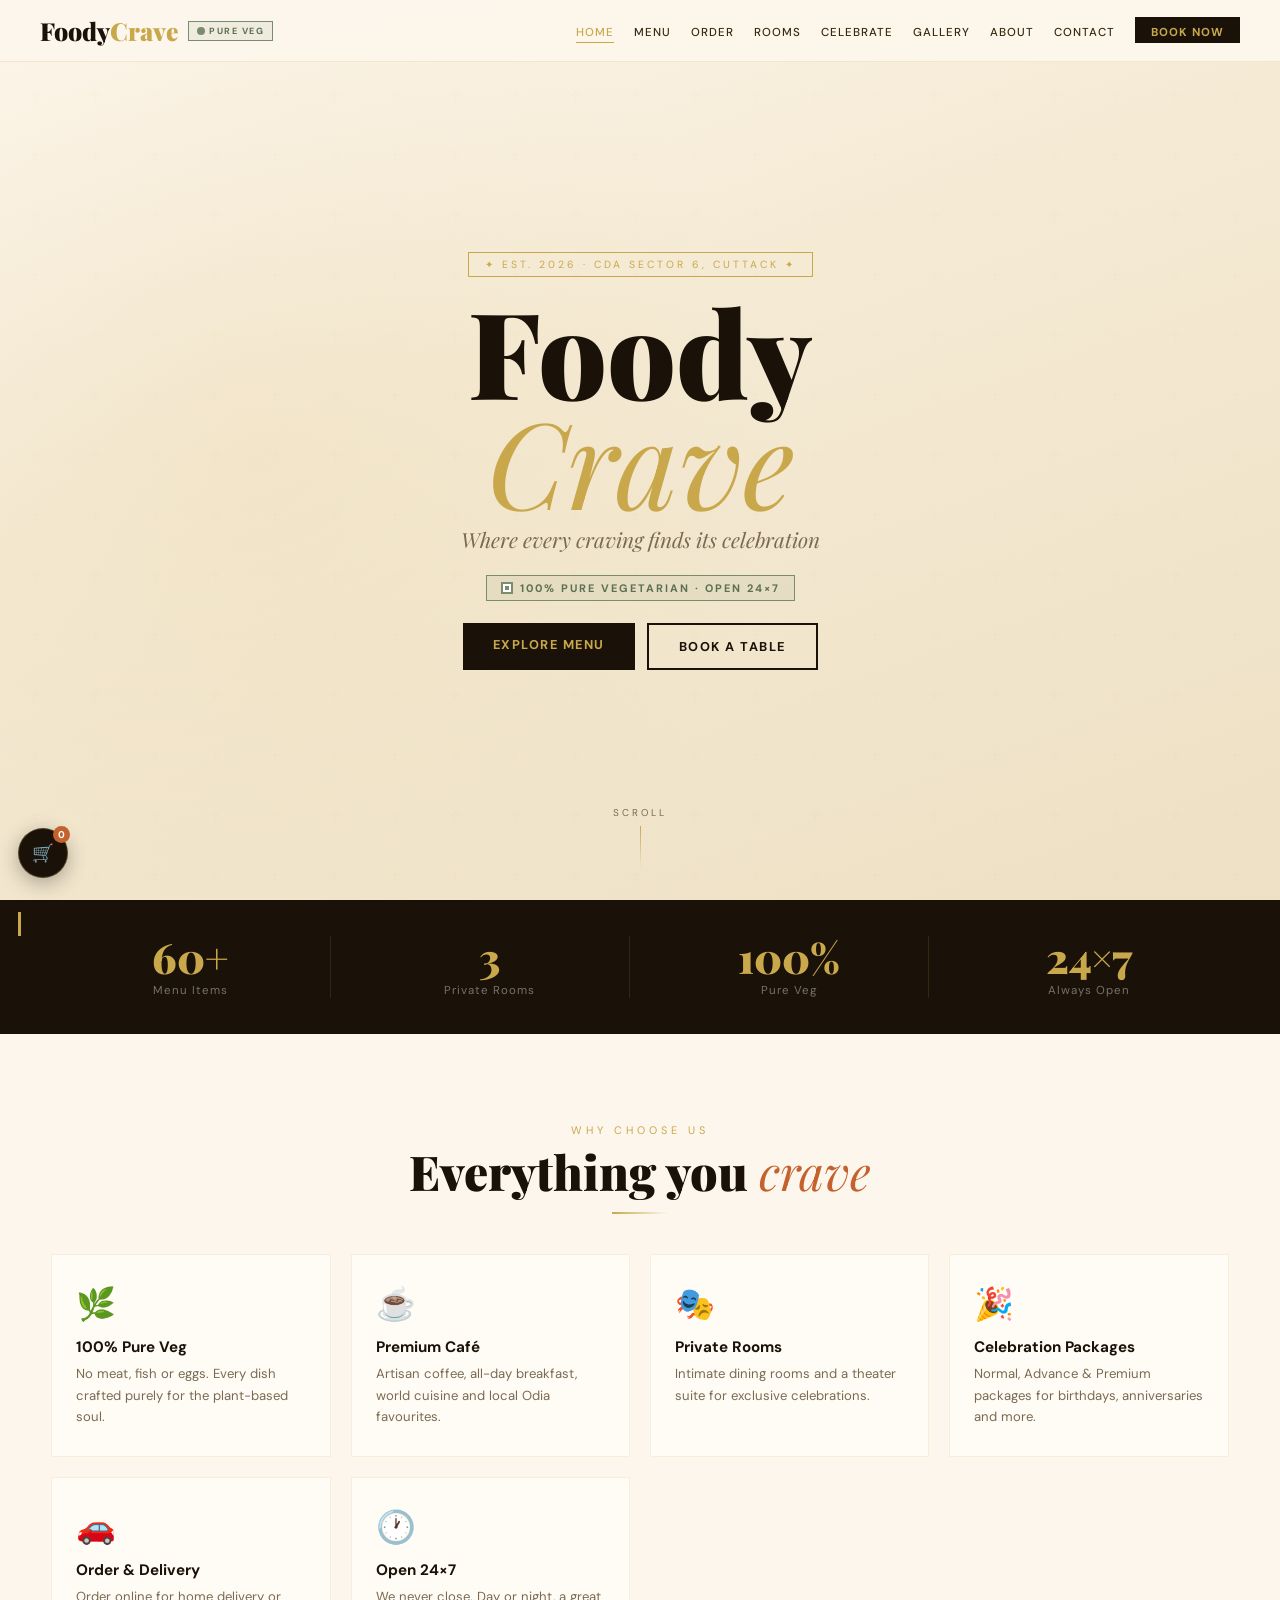
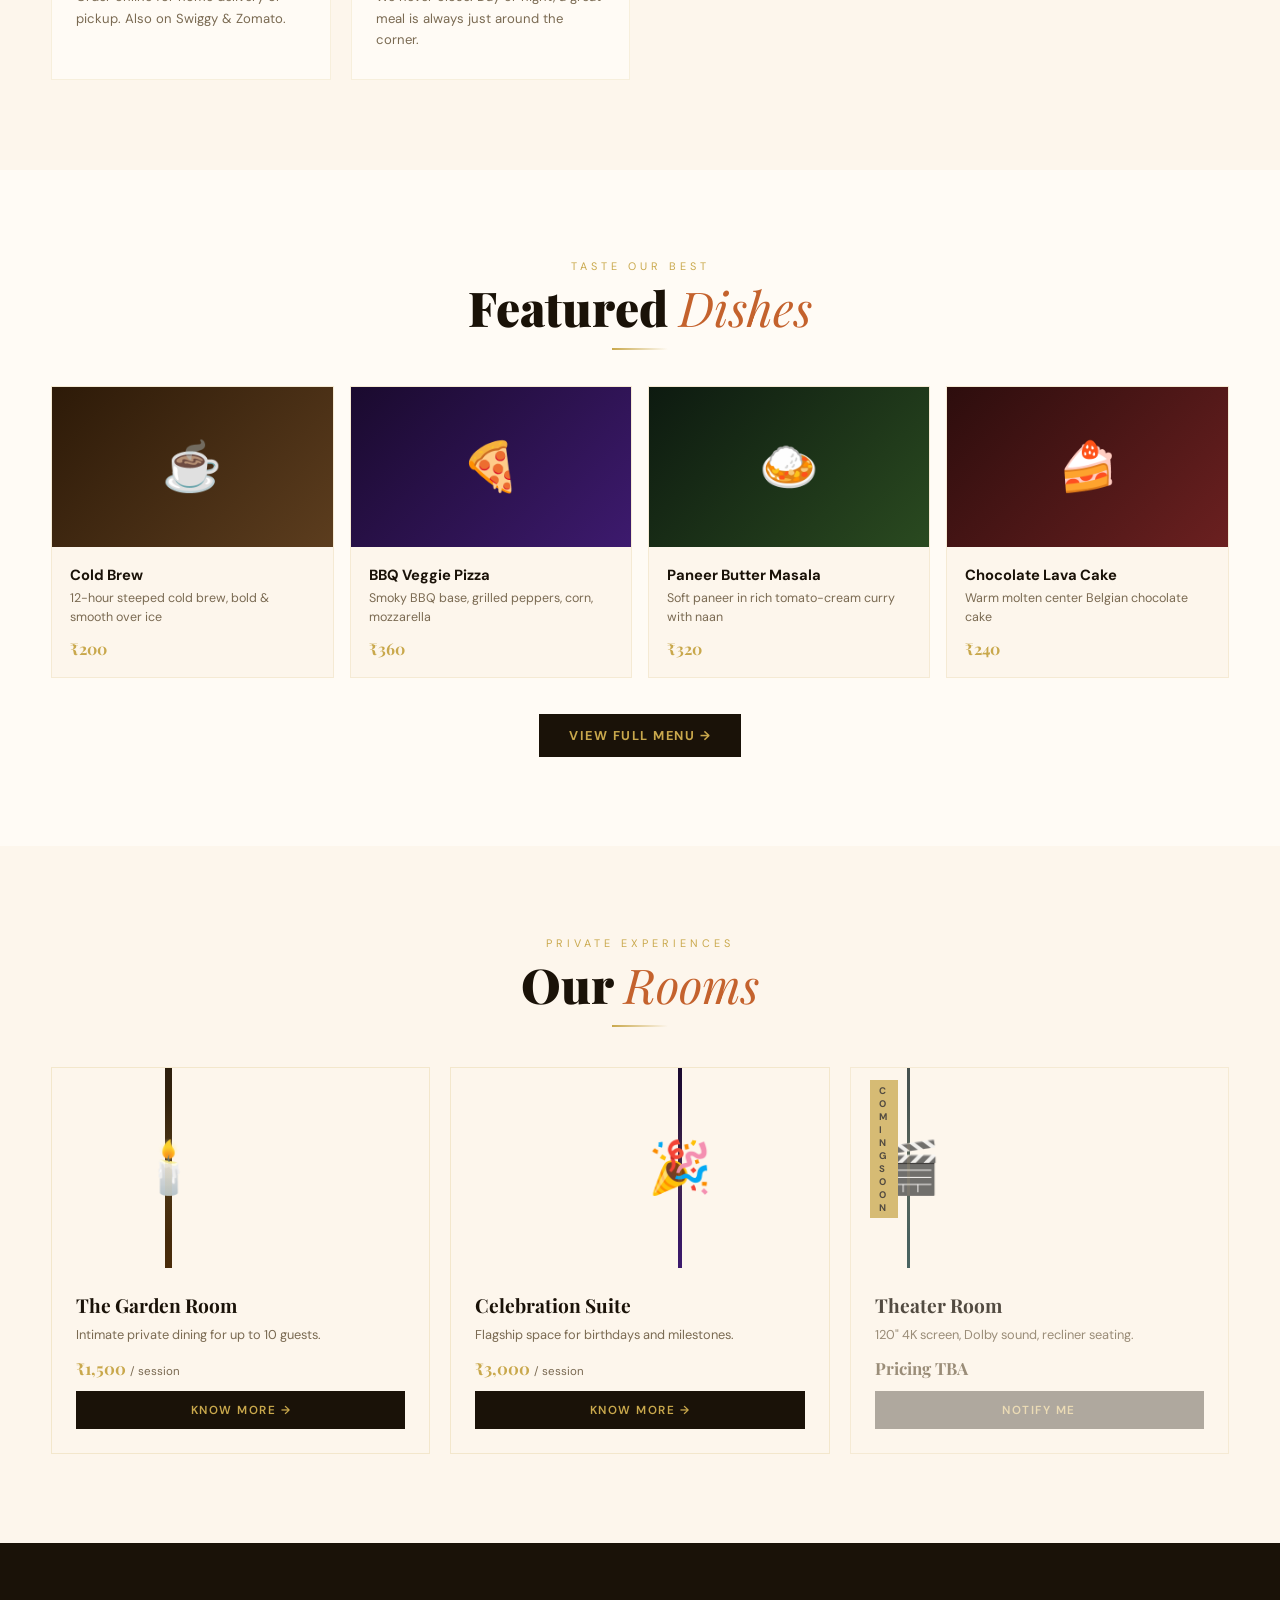
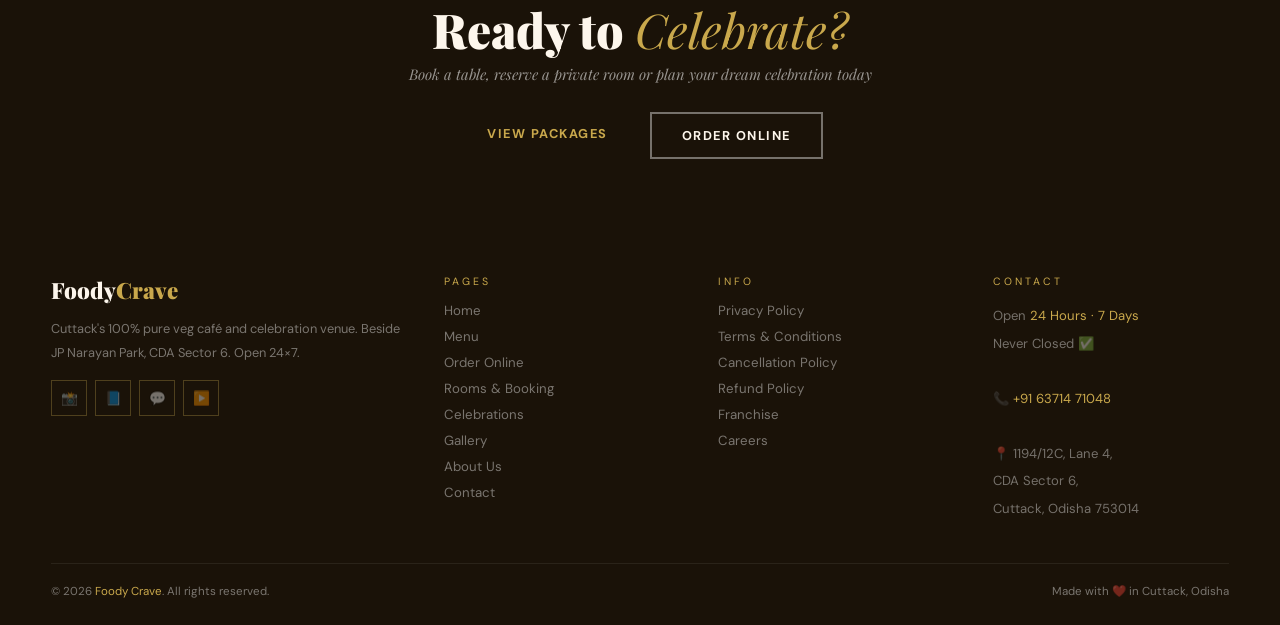
<file: index.html>
<!DOCTYPE html>
<html lang="en">
<head>
<meta charset="UTF-8">
<meta name="viewport" content="width=device-width,initial-scale=1.0">
<title>Foody Crave — Pure Veg Café & Celebration, Cuttack</title>
<link rel="stylesheet" href="css/style.css">
</head>
<body>

<div class="cart-fab" id="cartFab">🛒<div class="cart-n" id="cartN">0</div></div>
<div class="toast" id="toast"></div>

<nav>
  <div class="nav-brand">
    <a href="index.html" class="nav-logo">Foody<span>Crave</span></a>
    <div class="veg-pill"><div class="veg-dot"></div><span class="veg-txt">Pure Veg</span></div>
  </div>
  <button class="ham" id="ham"><span></span><span></span><span></span></button>
  <ul class="nav-links" id="navLinks">
    <li><a href="index.html">Home</a></li>
    <li><a href="menu.html">Menu</a></li>
    <li><a href="order.html">Order</a></li>
    <li><a href="rooms.html">Rooms</a></li>
    <li><a href="celebrations.html">Celebrate</a></li>
    <li><a href="gallery.html">Gallery</a></li>
    <li><a href="about.html">About</a></li>
    <li><a href="contact.html">Contact</a></li>
    <li><a href="rooms.html" class="nav-cta">Book Now</a></li>
  </ul>
</nav>

<!-- HERO -->
<section class="home-hero">
  <div class="home-hero-bg"></div>
  <div class="home-hero-pat"></div>
  <div class="home-hero-inner">
    <div class="home-badge">✦ Est. 2026 · CDA Sector 6, Cuttack ✦</div>
    <h1 class="home-title">Foody<br><em>Crave</em></h1>
    <p class="home-sub">Where every craving finds its celebration</p>
    <div class="veg-badge"><div class="vb-icon"></div><span class="vb-txt">100% Pure Vegetarian · Open 24×7</span></div>
    <div class="home-btns">
      <a href="menu.html" class="btn-dark">Explore Menu</a>
      <a href="rooms.html" class="btn-outline">Book a Table</a>
    </div>
  </div>
  <div class="home-scroll"><span>Scroll</span><div class="scroll-line"></div></div>
</section>

<!-- STATS -->
<div class="stats-bar">
  <div class="wrap">
    <div class="stats-inner">
      <div class="stat-item reveal"><div class="stat-num">60+</div><div class="stat-lbl">Menu Items</div></div>
      <div class="stat-item reveal"><div class="stat-num">3</div><div class="stat-lbl">Private Rooms</div></div>
      <div class="stat-item reveal"><div class="stat-num">100%</div><div class="stat-lbl">Pure Veg</div></div>
      <div class="stat-item reveal"><div class="stat-num">24×7</div><div class="stat-lbl">Always Open</div></div>
    </div>
  </div>
</div>

<!-- FEATURES -->
<section class="sec">
  <div class="wrap">
    <div class="cx">
      <span class="lbl">Why Choose Us</span>
      <h2 class="ttl">Everything you <em>crave</em></h2>
      <div class="div"></div>
    </div>
    <div class="feat-grid">
      <div class="feat-card reveal"><div class="feat-icon">🌿</div><div class="feat-title">100% Pure Veg</div><div class="feat-desc">No meat, fish or eggs. Every dish crafted purely for the plant-based soul.</div></div>
      <div class="feat-card reveal"><div class="feat-icon">☕</div><div class="feat-title">Premium Café</div><div class="feat-desc">Artisan coffee, all-day breakfast, world cuisine and local Odia favourites.</div></div>
      <div class="feat-card reveal"><div class="feat-icon">🎭</div><div class="feat-title">Private Rooms</div><div class="feat-desc">Intimate dining rooms and a theater suite for exclusive celebrations.</div></div>
      <div class="feat-card reveal"><div class="feat-icon">🎉</div><div class="feat-title">Celebration Packages</div><div class="feat-desc">Normal, Advance & Premium packages for birthdays, anniversaries and more.</div></div>
      <div class="feat-card reveal"><div class="feat-icon">🚗</div><div class="feat-title">Order & Delivery</div><div class="feat-desc">Order online for home delivery or pickup. Also on Swiggy & Zomato.</div></div>
      <div class="feat-card reveal"><div class="feat-icon">🕐</div><div class="feat-title">Open 24×7</div><div class="feat-desc">We never close. Day or night, a great meal is always just around the corner.</div></div>
    </div>
  </div>
</section>

<!-- FEATURED MENU -->
<section class="sec" style="background:var(--warm)">
  <div class="wrap">
    <div class="cx">
      <span class="lbl">Taste Our Best</span>
      <h2 class="ttl">Featured <em>Dishes</em></h2>
      <div class="div"></div>
    </div>
    <div class="mini-cards">
      <div class="mini-card reveal"><div class="mini-card-img" style="background:linear-gradient(135deg,#2d1a08,#5c3d1e)">☕</div><div class="mini-card-body"><div class="mini-card-name">Cold Brew</div><div class="mini-card-desc">12-hour steeped cold brew, bold & smooth over ice</div><div class="mini-card-price">₹200</div></div></div>
      <div class="mini-card reveal"><div class="mini-card-img" style="background:linear-gradient(135deg,#1a0a2e,#3d1a6e)">🍕</div><div class="mini-card-body"><div class="mini-card-name">BBQ Veggie Pizza</div><div class="mini-card-desc">Smoky BBQ base, grilled peppers, corn, mozzarella</div><div class="mini-card-price">₹360</div></div></div>
      <div class="mini-card reveal"><div class="mini-card-img" style="background:linear-gradient(135deg,#0d1a10,#2a4a20)">🍛</div><div class="mini-card-body"><div class="mini-card-name">Paneer Butter Masala</div><div class="mini-card-desc">Soft paneer in rich tomato-cream curry with naan</div><div class="mini-card-price">₹320</div></div></div>
      <div class="mini-card reveal"><div class="mini-card-img" style="background:linear-gradient(135deg,#2d0d0d,#6b2020)">🍰</div><div class="mini-card-body"><div class="mini-card-name">Chocolate Lava Cake</div><div class="mini-card-desc">Warm molten center Belgian chocolate cake</div><div class="mini-card-price">₹240</div></div></div>
    </div>
    <div style="text-align:center;margin-top:36px"><a href="menu.html" class="btn-dark">View Full Menu →</a></div>
  </div>
</section>

<!-- ROOMS TEASER -->
<section class="sec">
  <div class="wrap">
    <div class="cx">
      <span class="lbl">Private Experiences</span>
      <h2 class="ttl">Our <em>Rooms</em></h2>
      <div class="div"></div>
    </div>
    <div class="rooms-grid">
      <div class="room-card reveal"><div class="room-visual rv1"><div class="rv-glow"></div>🕯️</div><div class="room-body"><div class="room-name">The Garden Room</div><div class="room-desc">Intimate private dining for up to 10 guests.</div><div class="room-price">₹1,500 <small>/ session</small></div><a href="rooms.html" class="btn-room">Know More →</a></div></div>
      <div class="room-card reveal"><div class="room-visual rv2"><div class="rv-glow"></div>🎉</div><div class="room-body"><div class="room-name">Celebration Suite</div><div class="room-desc">Flagship space for birthdays and milestones.</div><div class="room-price">₹3,000 <small>/ session</small></div><a href="rooms.html" class="btn-room">Know More →</a></div></div>
      <div class="room-card reveal" style="opacity:.75"><div class="room-visual rv3" style="position:relative"><div class="rv-glow"></div>🎬<div class="cs-badge">Coming Soon</div></div><div class="room-body"><div class="room-name">Theater Room</div><div class="room-desc">120" 4K screen, Dolby sound, recliner seating.</div><div class="room-price" style="color:var(--muted)">Pricing TBA</div><a href="rooms.html" class="btn-room off">Notify Me</a></div></div>
    </div>
  </div>
</section>

<!-- CTA BAND -->
<div class="cta-band">
  <div class="wrap">
    <h2 class="ttl" style="color:var(--cream)">Ready to <em style="color:var(--gold)">Celebrate?</em></h2>
    <p>Book a table, reserve a private room or plan your dream celebration today</p>
    <div class="cta-btns">
      <a href="celebrations.html" class="btn-dark">View Packages</a>
      <a href="order.html" class="btn-outline" style="color:var(--cream);border-color:rgba(255,255,255,.4)">Order Online</a>
    </div>
  </div>
</div>

<!-- FOOTER -->
<footer>
  <div class="footer-inner">
    <div class="footer-grid">
      <div><a href="index.html" class="footer-logo">Foody<span>Crave</span></a><p class="footer-desc">Cuttack's 100% pure veg café and celebration venue. Beside JP Narayan Park, CDA Sector 6. Open 24×7.</p><div class="footer-socials"><a href="#" class="footer-social-btn">📸</a><a href="#" class="footer-social-btn">📘</a><a href="https://wa.me/916371471048" class="footer-social-btn">💬</a><a href="#" class="footer-social-btn">▶️</a></div></div>
      <div><div class="footer-col-title">Pages</div><div class="footer-links"><a href="index.html">Home</a><a href="menu.html">Menu</a><a href="order.html">Order Online</a><a href="rooms.html">Rooms & Booking</a><a href="celebrations.html">Celebrations</a><a href="gallery.html">Gallery</a><a href="about.html">About Us</a><a href="contact.html">Contact</a></div></div>
      <div><div class="footer-col-title">Info</div><div class="footer-links"><a href="#">Privacy Policy</a><a href="#">Terms & Conditions</a><a href="#">Cancellation Policy</a><a href="#">Refund Policy</a><a href="#">Franchise</a><a href="#">Careers</a></div></div>
      <div><div class="footer-col-title">Contact</div><div class="footer-hours" style="color:rgba(255,255,255,.4)">Open <span style="color:var(--gold)">24 Hours · 7 Days</span><br>Never Closed ✅<br><br>📞 <a href="tel:+916371471048" style="color:var(--gold)">+91 63714 71048</a><br><br>📍 1194/12C, Lane 4,<br>CDA Sector 6,<br>Cuttack, Odisha 753014</div></div>
    </div>
    <div class="footer-bottom"><div>© 2026 <em>Foody Crave</em>. All rights reserved.</div><div>Made with ❤️ in Cuttack, Odisha</div></div>
  </div>
</footer>

<script src="js/script.js"></script>
</body>
</html>
</file>
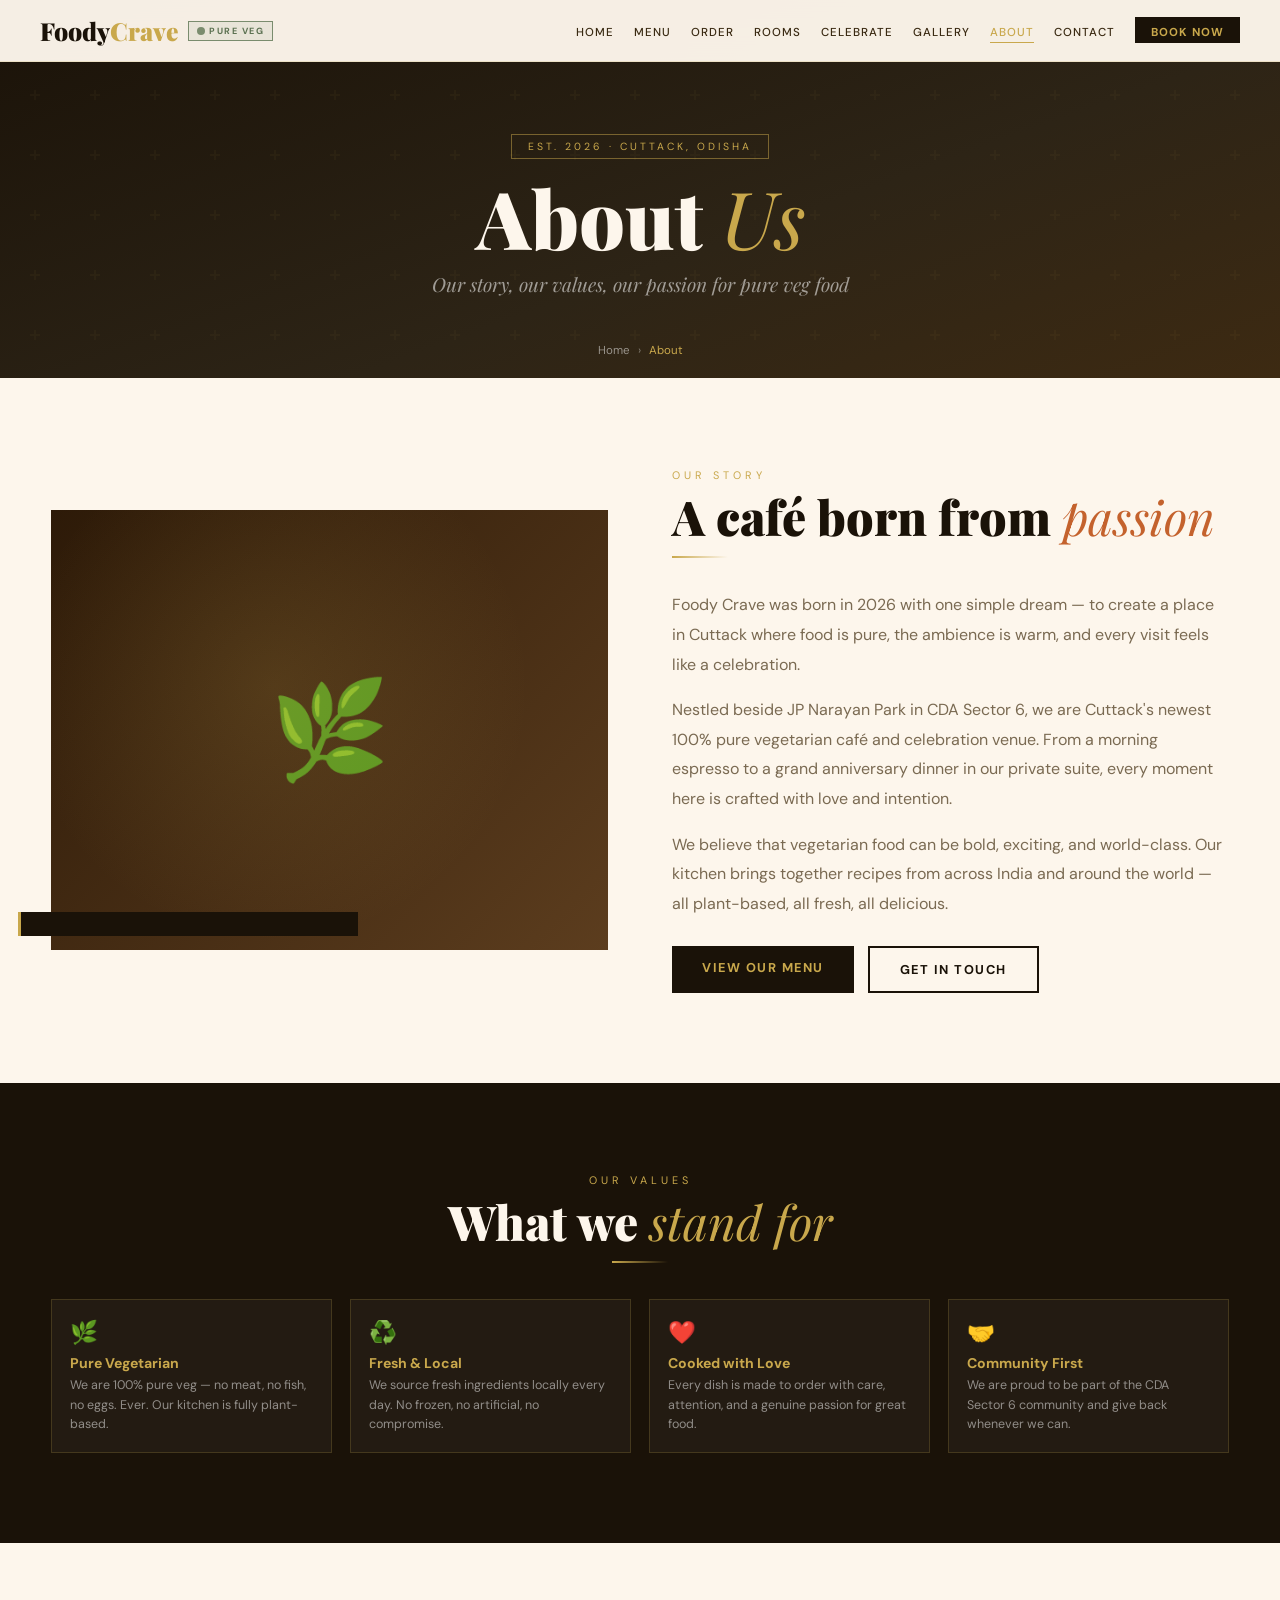
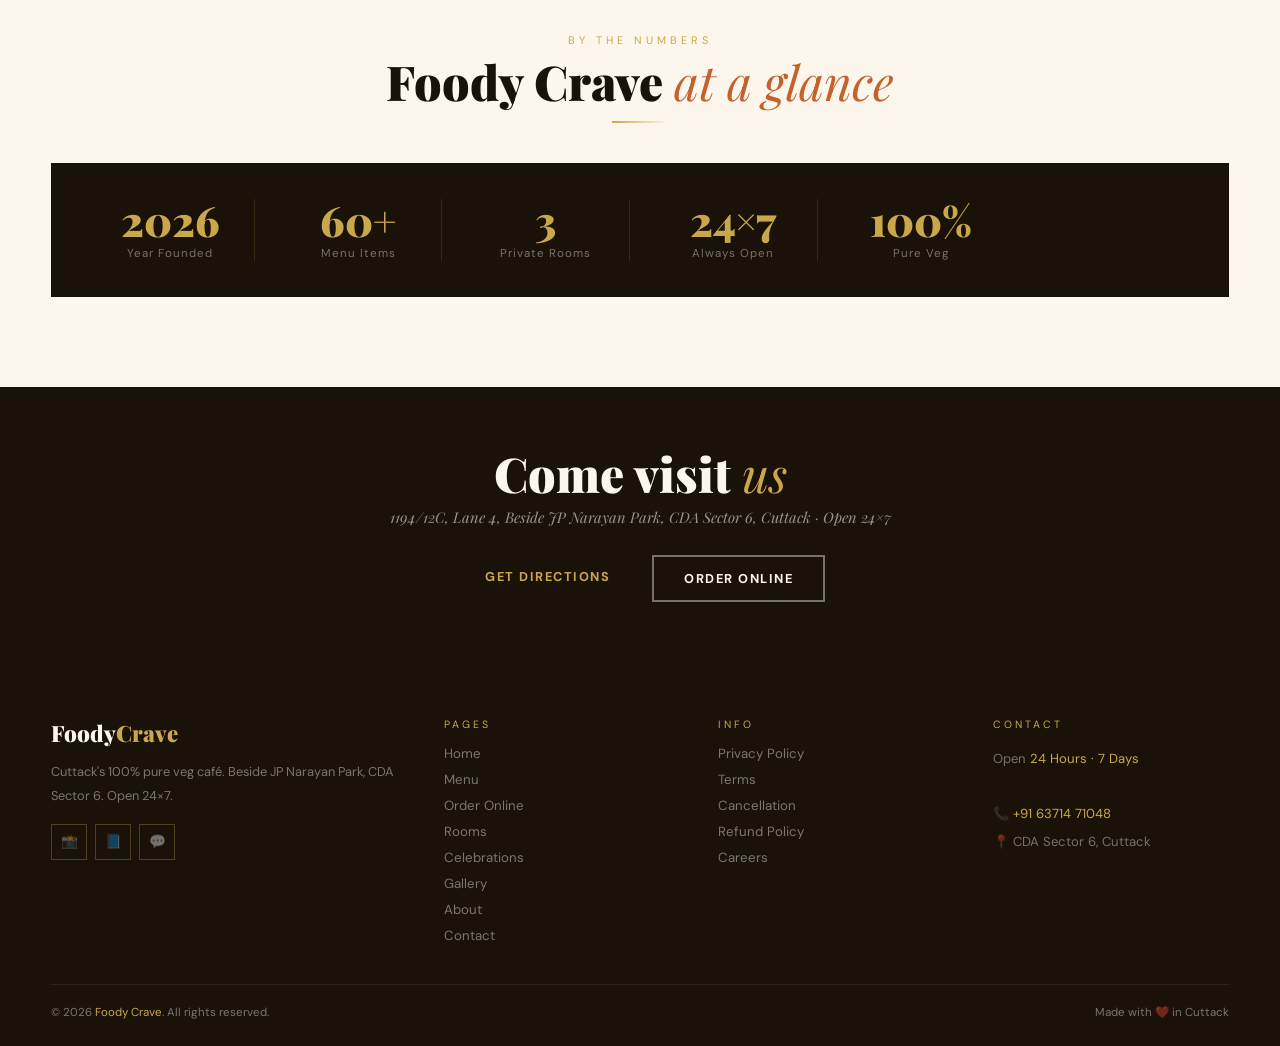
<file: about.html>
<!DOCTYPE html>
<html lang="en">
<head>
<meta charset="UTF-8">
<meta name="viewport" content="width=device-width,initial-scale=1.0">
<title>About Us — Foody Crave</title>
<link rel="stylesheet" href="css/style.css">
</head>
<body>
<div class="toast" id="toast"></div>
<nav>
  <div class="nav-brand"><a href="index.html" class="nav-logo">Foody<span>Crave</span></a><div class="veg-pill"><div class="veg-dot"></div><span class="veg-txt">Pure Veg</span></div></div>
  <button class="ham" id="ham"><span></span><span></span><span></span></button>
  <ul class="nav-links" id="navLinks">
    <li><a href="index.html">Home</a></li><li><a href="menu.html">Menu</a></li><li><a href="order.html">Order</a></li><li><a href="rooms.html">Rooms</a></li><li><a href="celebrations.html">Celebrate</a></li><li><a href="gallery.html">Gallery</a></li><li><a href="about.html">About</a></li><li><a href="contact.html">Contact</a></li><li><a href="rooms.html" class="nav-cta">Book Now</a></li>
  </ul>
</nav>

<div class="page-hero">
  <div class="page-hero-bg"></div><div class="page-hero-pat"></div>
  <div class="page-hero-inner">
    <div class="page-hero-badge">Est. 2026 · Cuttack, Odisha</div>
    <h1 class="page-hero-title">About <em>Us</em></h1>
    <p class="page-hero-sub">Our story, our values, our passion for pure veg food</p>
  </div>
  <div class="breadcrumb"><a href="index.html">Home</a> › <span>About</span></div>
</div>

<section class="sec">
  <div class="wrap">
    <div class="about-grid">
      <div class="about-img-box reveal">🌿</div>
      <div>
        <span class="lbl">Our Story</span>
        <h2 class="ttl">A café born from <em>passion</em></h2>
        <div class="div"></div>
        <p class="about-txt reveal">Foody Crave was born in 2026 with one simple dream — to create a place in Cuttack where food is pure, the ambience is warm, and every visit feels like a celebration.</p>
        <p class="about-txt reveal">Nestled beside JP Narayan Park in CDA Sector 6, we are Cuttack's newest 100% pure vegetarian café and celebration venue. From a morning espresso to a grand anniversary dinner in our private suite, every moment here is crafted with love and intention.</p>
        <p class="about-txt reveal">We believe that vegetarian food can be bold, exciting, and world-class. Our kitchen brings together recipes from across India and around the world — all plant-based, all fresh, all delicious.</p>
        <div style="display:flex;gap:14px;flex-wrap:wrap;margin-top:28px">
          <a href="menu.html" class="btn-dark">View Our Menu</a>
          <a href="contact.html" class="btn-outline">Get in Touch</a>
        </div>
      </div>
    </div>
  </div>
</section>

<section class="sec" style="background:var(--deep)">
  <div class="wrap">
    <div class="cx">
      <span class="lbl">Our Values</span>
      <h2 class="ttl" style="color:var(--cream)">What we <em style="color:var(--gold)">stand for</em></h2>
      <div class="div"></div>
    </div>
    <div class="values-grid" style="display:grid;grid-template-columns:repeat(auto-fill,minmax(min(240px,100%),1fr));gap:18px;margin-top:36px">
      <div class="value-item reveal" style="background:rgba(255,255,255,.04);border-color:rgba(201,168,76,.2)"><div class="value-icon">🌿</div><div class="value-title" style="color:var(--gold)">Pure Vegetarian</div><div class="value-desc" style="color:rgba(255,255,255,.5)">We are 100% pure veg — no meat, no fish, no eggs. Ever. Our kitchen is fully plant-based.</div></div>
      <div class="value-item reveal" style="background:rgba(255,255,255,.04);border-color:rgba(201,168,76,.2)"><div class="value-icon">♻️</div><div class="value-title" style="color:var(--gold)">Fresh & Local</div><div class="value-desc" style="color:rgba(255,255,255,.5)">We source fresh ingredients locally every day. No frozen, no artificial, no compromise.</div></div>
      <div class="value-item reveal" style="background:rgba(255,255,255,.04);border-color:rgba(201,168,76,.2)"><div class="value-icon">❤️</div><div class="value-title" style="color:var(--gold)">Cooked with Love</div><div class="value-desc" style="color:rgba(255,255,255,.5)">Every dish is made to order with care, attention, and a genuine passion for great food.</div></div>
      <div class="value-item reveal" style="background:rgba(255,255,255,.04);border-color:rgba(201,168,76,.2)"><div class="value-icon">🤝</div><div class="value-title" style="color:var(--gold)">Community First</div><div class="value-desc" style="color:rgba(255,255,255,.5)">We are proud to be part of the CDA Sector 6 community and give back whenever we can.</div></div>
    </div>
  </div>
</section>

<section class="sec">
  <div class="wrap">
    <div class="cx">
      <span class="lbl">By the Numbers</span>
      <h2 class="ttl">Foody Crave <em>at a glance</em></h2>
      <div class="div"></div>
    </div>
    <div class="stats-inner reveal" style="display:grid;grid-template-columns:repeat(auto-fill,minmax(160px,1fr));gap:20px;margin-top:40px;background:var(--deep);padding:36px;text-align:center">
      <div class="stat-item" style="border-color:rgba(201,168,76,.15)"><div class="stat-num">2026</div><div class="stat-lbl">Year Founded</div></div>
      <div class="stat-item" style="border-color:rgba(201,168,76,.15)"><div class="stat-num">60+</div><div class="stat-lbl">Menu Items</div></div>
      <div class="stat-item" style="border-color:rgba(201,168,76,.15)"><div class="stat-num">3</div><div class="stat-lbl">Private Rooms</div></div>
      <div class="stat-item" style="border-color:rgba(201,168,76,.15)"><div class="stat-num">24×7</div><div class="stat-lbl">Always Open</div></div>
      <div class="stat-item" style="border:none"><div class="stat-num">100%</div><div class="stat-lbl">Pure Veg</div></div>
    </div>
  </div>
</section>

<div class="cta-band">
  <div class="wrap">
    <h2 class="ttl" style="color:var(--cream)">Come visit <em style="color:var(--gold)">us</em></h2>
    <p>1194/12C, Lane 4, Beside JP Narayan Park, CDA Sector 6, Cuttack · Open 24×7</p>
    <div class="cta-btns"><a href="contact.html" class="btn-dark">Get Directions</a><a href="order.html" class="btn-outline" style="color:var(--cream);border-color:rgba(255,255,255,.4)">Order Online</a></div>
  </div>
</div>

<footer>
  <div class="footer-inner">
    <div class="footer-grid">
      <div><a href="index.html" class="footer-logo">Foody<span>Crave</span></a><p class="footer-desc">Cuttack's 100% pure veg café. Beside JP Narayan Park, CDA Sector 6. Open 24×7.</p><div class="footer-socials"><a href="#" class="footer-social-btn">📸</a><a href="#" class="footer-social-btn">📘</a><a href="https://wa.me/916371471048" class="footer-social-btn">💬</a></div></div>
      <div><div class="footer-col-title">Pages</div><div class="footer-links"><a href="index.html">Home</a><a href="menu.html">Menu</a><a href="order.html">Order Online</a><a href="rooms.html">Rooms</a><a href="celebrations.html">Celebrations</a><a href="gallery.html">Gallery</a><a href="about.html">About</a><a href="contact.html">Contact</a></div></div>
      <div><div class="footer-col-title">Info</div><div class="footer-links"><a href="#">Privacy Policy</a><a href="#">Terms</a><a href="#">Cancellation</a><a href="#">Refund Policy</a><a href="#">Careers</a></div></div>
      <div><div class="footer-col-title">Contact</div><div class="footer-hours" style="color:rgba(255,255,255,.4)">Open <span style="color:var(--gold)">24 Hours · 7 Days</span><br><br>📞 <a href="tel:+916371471048" style="color:var(--gold)">+91 63714 71048</a><br>📍 CDA Sector 6, Cuttack</div></div>
    </div>
    <div class="footer-bottom"><div>© 2026 <em>Foody Crave</em>. All rights reserved.</div><div>Made with ❤️ in Cuttack</div></div>
  </div>
</footer>
<script src="js/script.js"></script>
</body>
</html>
</file>
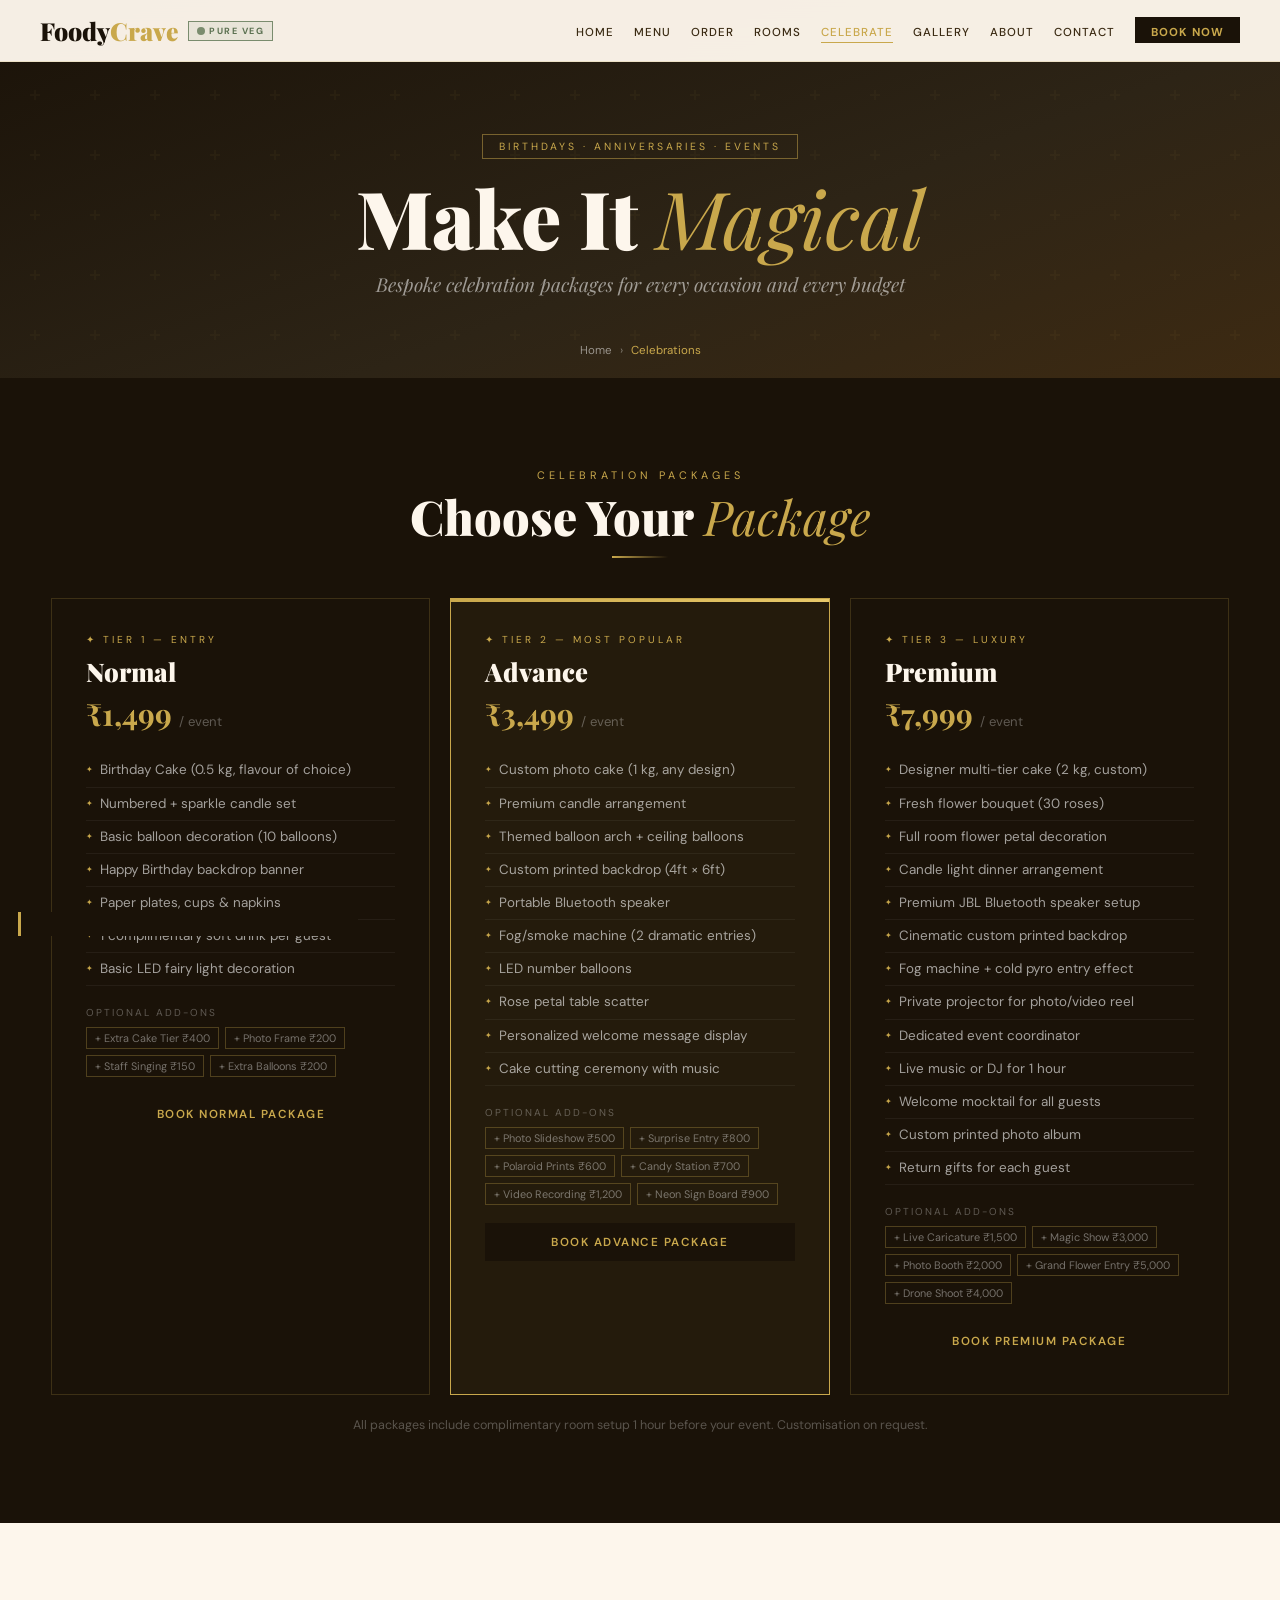
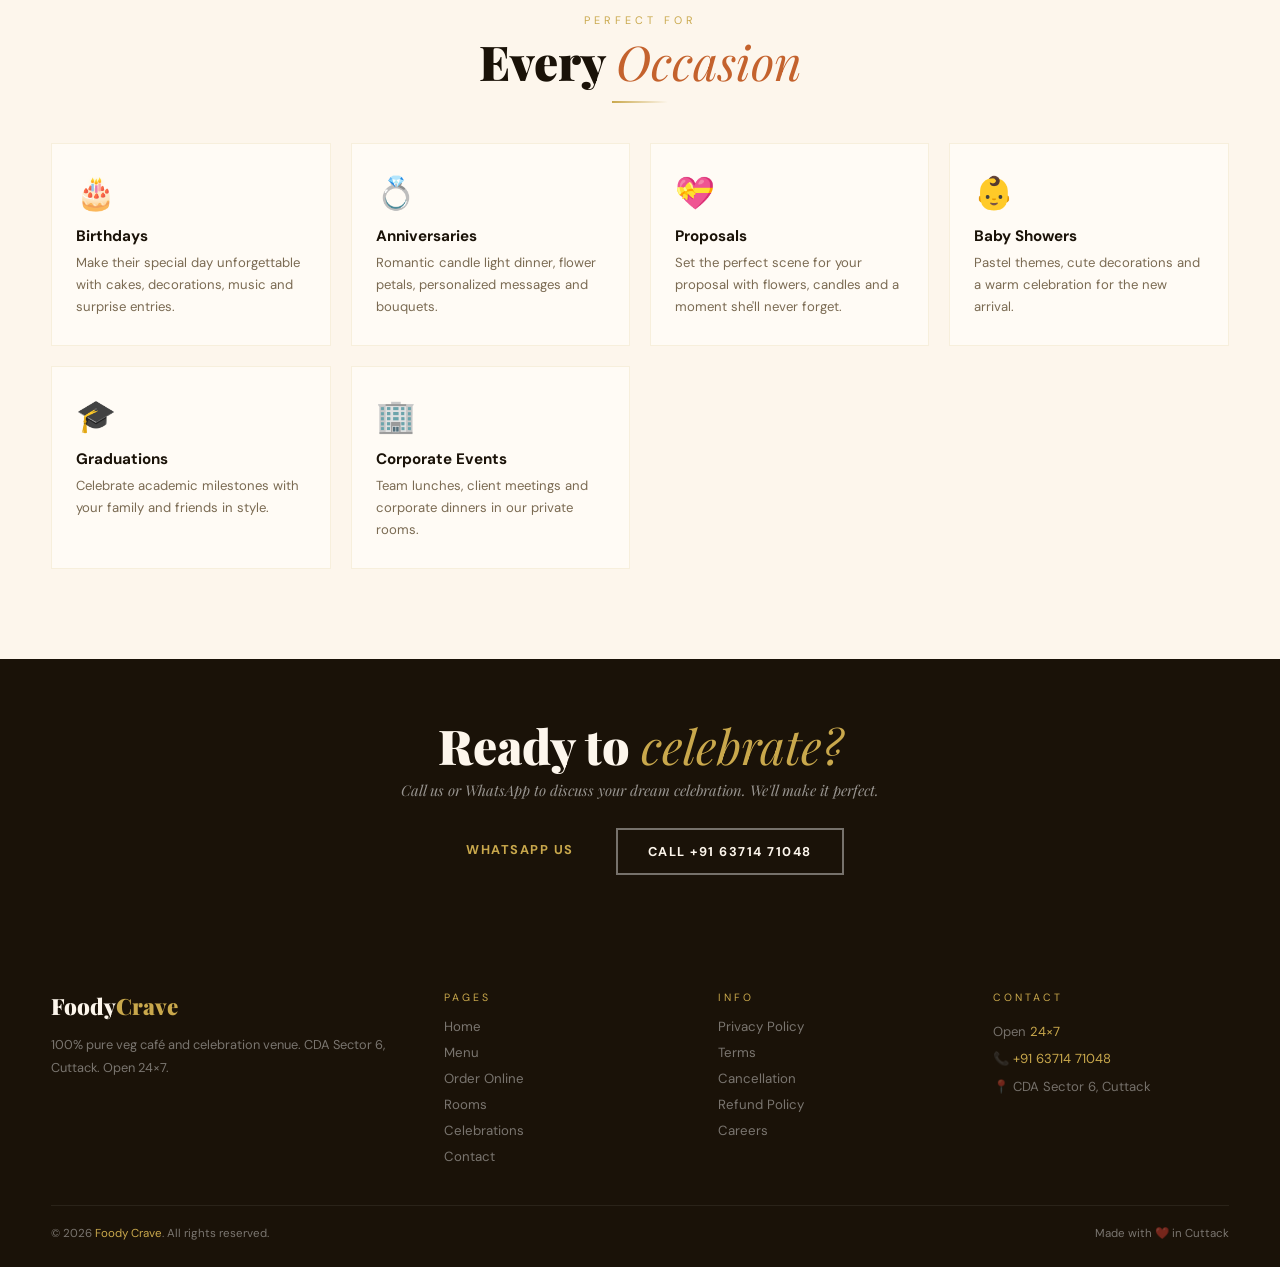
<file: celebrations.html>
<!DOCTYPE html>
<html lang="en">
<head>
<meta charset="UTF-8">
<meta name="viewport" content="width=device-width,initial-scale=1.0">
<title>Celebrations & Packages — Foody Crave</title>
<link rel="stylesheet" href="css/style.css">
</head>
<body>
<div class="toast" id="toast"></div>
<nav>
  <div class="nav-brand"><a href="index.html" class="nav-logo">Foody<span>Crave</span></a><div class="veg-pill"><div class="veg-dot"></div><span class="veg-txt">Pure Veg</span></div></div>
  <button class="ham" id="ham"><span></span><span></span><span></span></button>
  <ul class="nav-links" id="navLinks">
    <li><a href="index.html">Home</a></li><li><a href="menu.html">Menu</a></li><li><a href="order.html">Order</a></li><li><a href="rooms.html">Rooms</a></li><li><a href="celebrations.html">Celebrate</a></li><li><a href="gallery.html">Gallery</a></li><li><a href="about.html">About</a></li><li><a href="contact.html">Contact</a></li><li><a href="rooms.html" class="nav-cta">Book Now</a></li>
  </ul>
</nav>

<div class="page-hero">
  <div class="page-hero-bg"></div><div class="page-hero-pat"></div>
  <div class="page-hero-inner">
    <div class="page-hero-badge">Birthdays · Anniversaries · Events</div>
    <h1 class="page-hero-title">Make It <em>Magical</em></h1>
    <p class="page-hero-sub">Bespoke celebration packages for every occasion and every budget</p>
  </div>
  <div class="breadcrumb"><a href="index.html">Home</a> › <span>Celebrations</span></div>
</div>

<section class="sec" style="background:var(--deep)">
  <div class="wrap">
    <div class="cx">
      <span class="lbl">Celebration Packages</span>
      <h2 class="ttl" style="color:var(--cream)">Choose Your <em style="color:var(--gold)">Package</em></h2>
      <div class="div"></div>
    </div>
    <div class="pkg-grid">
      <div class="pkg-card reveal">
        <div class="pkg-tier">✦ Tier 1 — Entry</div>
        <div class="pkg-name">Normal</div>
        <div class="pkg-price">₹1,499 <span>/ event</span></div>
        <ul class="pkg-list">
          <li>Birthday Cake (0.5 kg, flavour of choice)</li>
          <li>Numbered + sparkle candle set</li>
          <li>Basic balloon decoration (10 balloons)</li>
          <li>Happy Birthday backdrop banner</li>
          <li>Paper plates, cups & napkins</li>
          <li>1 complimentary soft drink per guest</li>
          <li>Basic LED fairy light decoration</li>
        </ul>
        <div class="addons-lbl">Optional Add-ons</div>
        <div class="chips">
          <div class="chip">+ Extra Cake Tier ₹400</div>
          <div class="chip">+ Photo Frame ₹200</div>
          <div class="chip">+ Staff Singing ₹150</div>
          <div class="chip">+ Extra Balloons ₹200</div>
        </div>
        <button class="btn-room">Book Normal Package</button>
      </div>
      <div class="pkg-card feat reveal">
        <div class="pkg-tier">✦ Tier 2 — Most Popular</div>
        <div class="pkg-name">Advance</div>
        <div class="pkg-price">₹3,499 <span>/ event</span></div>
        <ul class="pkg-list">
          <li>Custom photo cake (1 kg, any design)</li>
          <li>Premium candle arrangement</li>
          <li>Themed balloon arch + ceiling balloons</li>
          <li>Custom printed backdrop (4ft × 6ft)</li>
          <li>Portable Bluetooth speaker</li>
          <li>Fog/smoke machine (2 dramatic entries)</li>
          <li>LED number balloons</li>
          <li>Rose petal table scatter</li>
          <li>Personalized welcome message display</li>
          <li>Cake cutting ceremony with music</li>
        </ul>
        <div class="addons-lbl">Optional Add-ons</div>
        <div class="chips">
          <div class="chip">+ Photo Slideshow ₹500</div>
          <div class="chip">+ Surprise Entry ₹800</div>
          <div class="chip">+ Polaroid Prints ₹600</div>
          <div class="chip">+ Candy Station ₹700</div>
          <div class="chip">+ Video Recording ₹1,200</div>
          <div class="chip">+ Neon Sign Board ₹900</div>
        </div>
        <button class="btn-room">Book Advance Package</button>
      </div>
      <div class="pkg-card reveal">
        <div class="pkg-tier">✦ Tier 3 — Luxury</div>
        <div class="pkg-name">Premium</div>
        <div class="pkg-price">₹7,999 <span>/ event</span></div>
        <ul class="pkg-list">
          <li>Designer multi-tier cake (2 kg, custom)</li>
          <li>Fresh flower bouquet (30 roses)</li>
          <li>Full room flower petal decoration</li>
          <li>Candle light dinner arrangement</li>
          <li>Premium JBL Bluetooth speaker setup</li>
          <li>Cinematic custom printed backdrop</li>
          <li>Fog machine + cold pyro entry effect</li>
          <li>Private projector for photo/video reel</li>
          <li>Dedicated event coordinator</li>
          <li>Live music or DJ for 1 hour</li>
          <li>Welcome mocktail for all guests</li>
          <li>Custom printed photo album</li>
          <li>Return gifts for each guest</li>
        </ul>
        <div class="addons-lbl">Optional Add-ons</div>
        <div class="chips">
          <div class="chip">+ Live Caricature ₹1,500</div>
          <div class="chip">+ Magic Show ₹3,000</div>
          <div class="chip">+ Photo Booth ₹2,000</div>
          <div class="chip">+ Grand Flower Entry ₹5,000</div>
          <div class="chip">+ Drone Shoot ₹4,000</div>
        </div>
        <button class="btn-room">Book Premium Package</button>
      </div>
    </div>
    <p style="text-align:center;color:rgba(255,255,255,.28);font-size:.78rem;margin-top:22px">All packages include complimentary room setup 1 hour before your event. Customisation on request.</p>
  </div>
</section>

<!-- OCCASIONS -->
<section class="sec">
  <div class="wrap">
    <div class="cx">
      <span class="lbl">Perfect For</span>
      <h2 class="ttl">Every <em>Occasion</em></h2>
      <div class="div"></div>
    </div>
    <div class="feat-grid">
      <div class="feat-card reveal"><div class="feat-icon">🎂</div><div class="feat-title">Birthdays</div><div class="feat-desc">Make their special day unforgettable with cakes, decorations, music and surprise entries.</div></div>
      <div class="feat-card reveal"><div class="feat-icon">💍</div><div class="feat-title">Anniversaries</div><div class="feat-desc">Romantic candle light dinner, flower petals, personalized messages and bouquets.</div></div>
      <div class="feat-card reveal"><div class="feat-icon">💝</div><div class="feat-title">Proposals</div><div class="feat-desc">Set the perfect scene for your proposal with flowers, candles and a moment she'll never forget.</div></div>
      <div class="feat-card reveal"><div class="feat-icon">👶</div><div class="feat-title">Baby Showers</div><div class="feat-desc">Pastel themes, cute decorations and a warm celebration for the new arrival.</div></div>
      <div class="feat-card reveal"><div class="feat-icon">🎓</div><div class="feat-title">Graduations</div><div class="feat-desc">Celebrate academic milestones with your family and friends in style.</div></div>
      <div class="feat-card reveal"><div class="feat-icon">🏢</div><div class="feat-title">Corporate Events</div><div class="feat-desc">Team lunches, client meetings and corporate dinners in our private rooms.</div></div>
    </div>
  </div>
</section>

<!-- BOOKING MODAL -->
<div class="mo-ov" id="moOv">
  <div class="mo-box">
    <button class="mo-x" id="moX">✕</button>
    <div class="mo-t" id="moTitle">Book Your Package</div>
    <div class="mo-s">Fill your details — we'll confirm via WhatsApp within 2 hours.</div>
    <div class="form-row">
      <div class="fg"><label class="fl2">Name</label><input class="fi2" type="text" id="moName" placeholder="Full name"></div>
      <div class="fg"><label class="fl2">Phone</label><input class="fi2" type="tel" id="moPhone" placeholder="+91 XXXXX XXXXX"></div>
    </div>
    <div class="form-row">
      <div class="fg"><label class="fl2">Event Date</label><input class="fi2" type="date" id="moDate"></div>
      <div class="fg"><label class="fl2">Event Time</label><input class="fi2" type="time"></div>
    </div>
    <div class="form-row">
      <div class="fg"><label class="fl2">No. of Guests</label><input class="fi2" type="number" placeholder="Guests" min="1"></div>
      <div class="fg"><label class="fl2">Occasion</label>
        <select class="fs2" id="moOccasion"><option>Birthday</option><option>Anniversary</option><option>Proposal</option><option>Corporate</option><option>Baby Shower</option><option>Graduation</option><option>Other</option></select>
      </div>
    </div>
    <div class="fg"><label class="fl2">Special Requests / Theme</label><textarea class="ft2" placeholder="Colour theme, specific decorations, dietary needs, surprises..."></textarea></div>
    <button class="btn-dark" id="moConfirm" style="width:100%;margin-top:10px;padding:13px;font-size:.8rem;letter-spacing:1.5px">Confirm Booking via WhatsApp →</button>
    <p style="text-align:center;font-size:.7rem;color:var(--muted);margin-top:8px">No advance payment. Pay on the day of your event.</p>
  </div>
</div>

<div class="cta-band">
  <div class="wrap">
    <h2 class="ttl" style="color:var(--cream)">Ready to <em style="color:var(--gold)">celebrate?</em></h2>
    <p>Call us or WhatsApp to discuss your dream celebration. We'll make it perfect.</p>
    <div class="cta-btns">
      <a href="https://wa.me/916371471048" class="btn-dark">WhatsApp Us</a>
      <a href="tel:+916371471048" class="btn-outline" style="color:var(--cream);border-color:rgba(255,255,255,.4)">Call +91 63714 71048</a>
    </div>
  </div>
</div>

<footer>
  <div class="footer-inner">
    <div class="footer-grid">
      <div><a href="index.html" class="footer-logo">Foody<span>Crave</span></a><p class="footer-desc">100% pure veg café and celebration venue. CDA Sector 6, Cuttack. Open 24×7.</p></div>
      <div><div class="footer-col-title">Pages</div><div class="footer-links"><a href="index.html">Home</a><a href="menu.html">Menu</a><a href="order.html">Order Online</a><a href="rooms.html">Rooms</a><a href="celebrations.html">Celebrations</a><a href="contact.html">Contact</a></div></div>
      <div><div class="footer-col-title">Info</div><div class="footer-links"><a href="#">Privacy Policy</a><a href="#">Terms</a><a href="#">Cancellation</a><a href="#">Refund Policy</a><a href="#">Careers</a></div></div>
      <div><div class="footer-col-title">Contact</div><div class="footer-hours" style="color:rgba(255,255,255,.4)">Open <span style="color:var(--gold)">24×7</span><br>📞 <a href="tel:+916371471048" style="color:var(--gold)">+91 63714 71048</a><br>📍 CDA Sector 6, Cuttack</div></div>
    </div>
    <div class="footer-bottom"><div>© 2026 <em>Foody Crave</em>. All rights reserved.</div><div>Made with ❤️ in Cuttack</div></div>
  </div>
</footer>
<script src="js/script.js"></script>
</body>
</html>
</file>
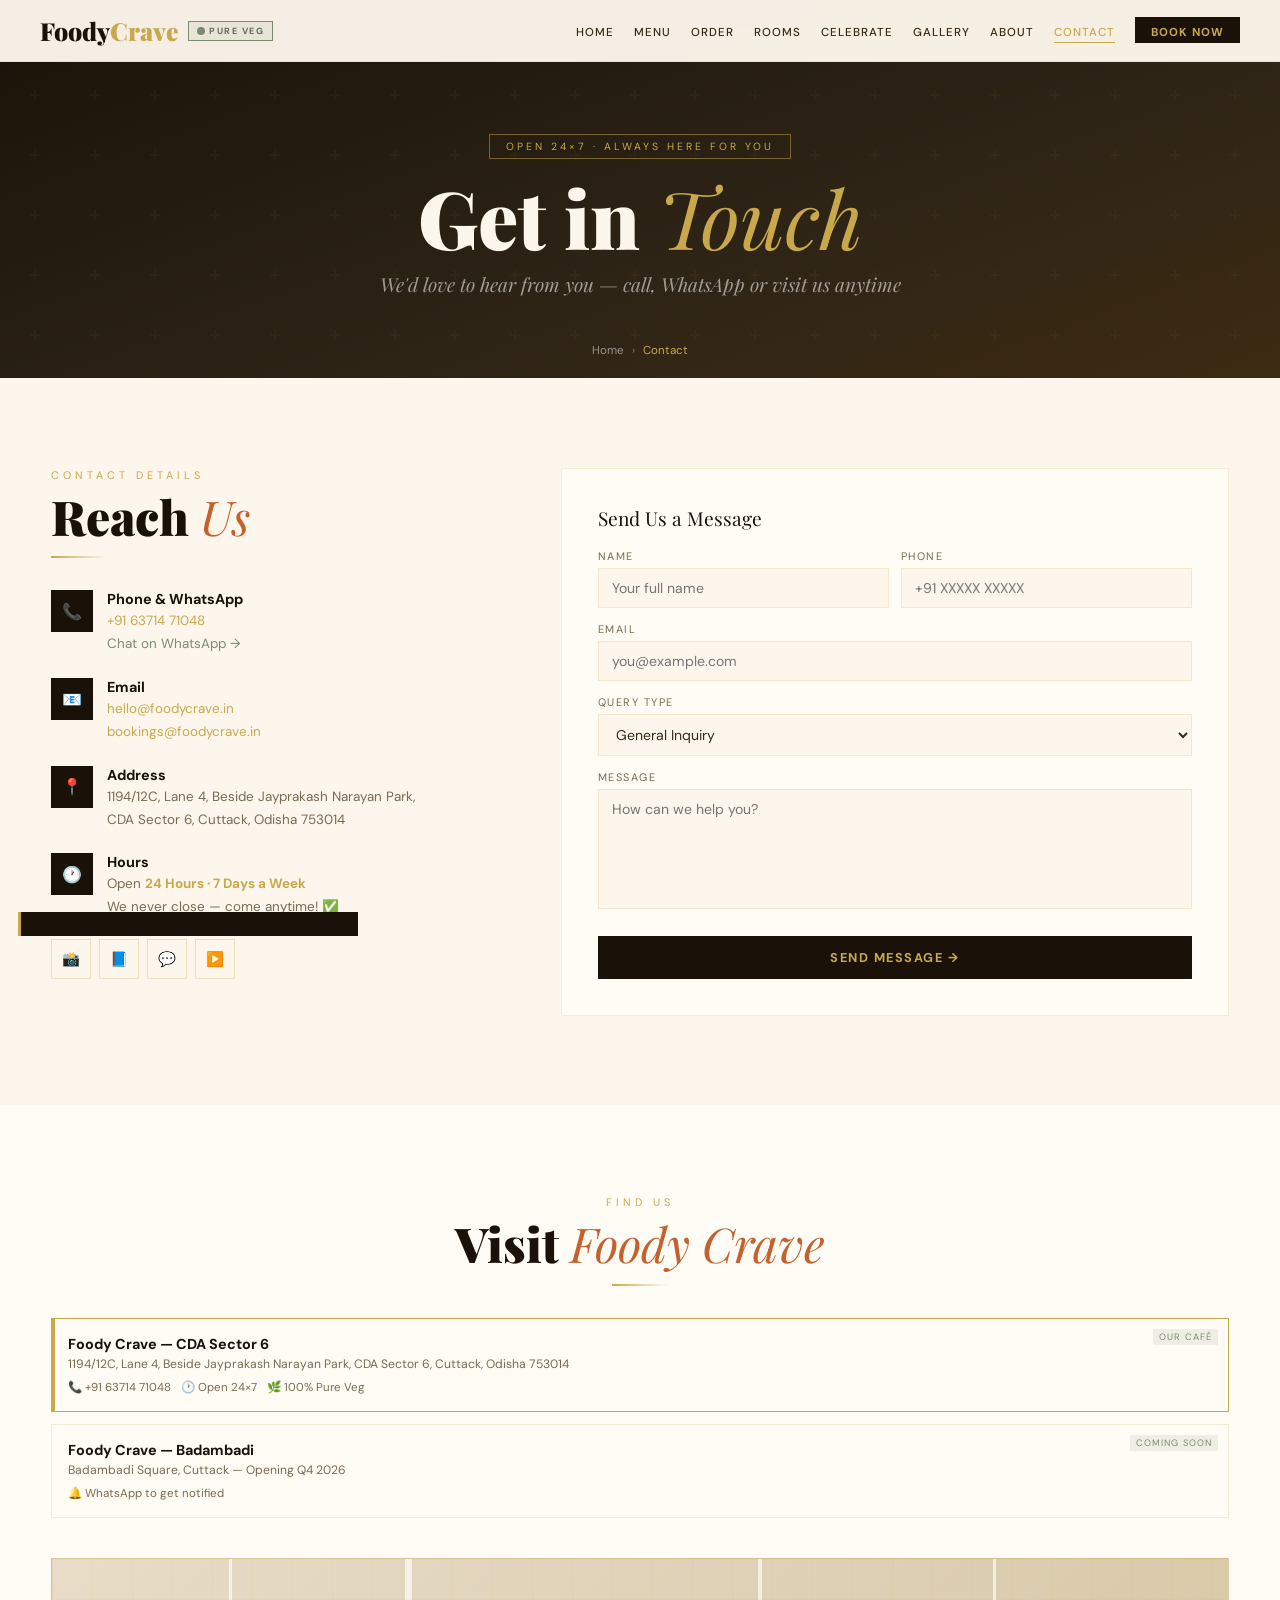
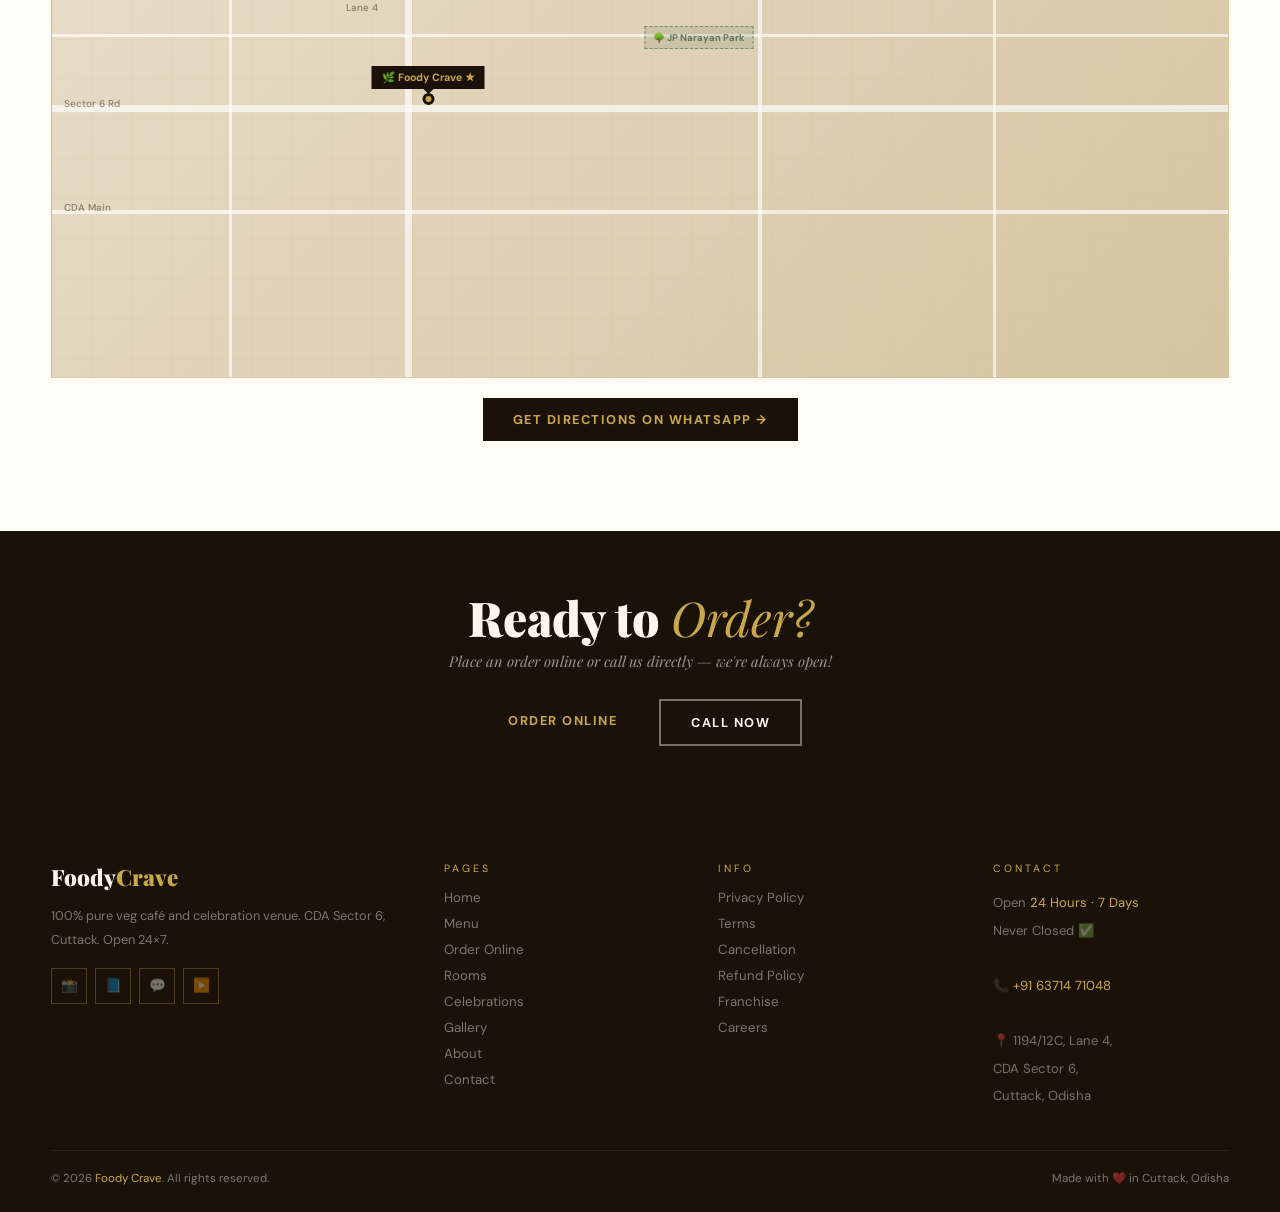
<file: contact.html>
<!DOCTYPE html>
<html lang="en">
<head>
<meta charset="UTF-8">
<meta name="viewport" content="width=device-width,initial-scale=1.0">
<title>Contact Us — Foody Crave</title>
<link rel="stylesheet" href="css/style.css">
</head>
<body>
<div class="toast" id="toast"></div>
<nav>
  <div class="nav-brand"><a href="index.html" class="nav-logo">Foody<span>Crave</span></a><div class="veg-pill"><div class="veg-dot"></div><span class="veg-txt">Pure Veg</span></div></div>
  <button class="ham" id="ham"><span></span><span></span><span></span></button>
  <ul class="nav-links" id="navLinks">
    <li><a href="index.html">Home</a></li><li><a href="menu.html">Menu</a></li><li><a href="order.html">Order</a></li><li><a href="rooms.html">Rooms</a></li><li><a href="celebrations.html">Celebrate</a></li><li><a href="gallery.html">Gallery</a></li><li><a href="about.html">About</a></li><li><a href="contact.html">Contact</a></li><li><a href="rooms.html" class="nav-cta">Book Now</a></li>
  </ul>
</nav>

<div class="page-hero">
  <div class="page-hero-bg"></div><div class="page-hero-pat"></div>
  <div class="page-hero-inner">
    <div class="page-hero-badge">Open 24×7 · Always Here For You</div>
    <h1 class="page-hero-title">Get in <em>Touch</em></h1>
    <p class="page-hero-sub">We'd love to hear from you — call, WhatsApp or visit us anytime</p>
  </div>
  <div class="breadcrumb"><a href="index.html">Home</a> › <span>Contact</span></div>
</div>

<section class="sec">
  <div class="wrap">
    <div class="contact-grid">
      <div>
        <span class="lbl">Contact Details</span>
        <h2 class="ttl">Reach <em>Us</em></h2>
        <div class="div"></div>
        <div class="contact-items">
          <div class="c-item reveal"><div class="c-icon">📞</div><div><div class="c-title">Phone & WhatsApp</div><div class="c-val"><a href="tel:+916371471048">+91 63714 71048</a><br><a href="https://wa.me/916371471048" style="color:var(--sage)">Chat on WhatsApp →</a></div></div></div>
          <div class="c-item reveal"><div class="c-icon">📧</div><div><div class="c-title">Email</div><div class="c-val"><a href="mailto:hello@foodycrave.in">hello@foodycrave.in</a><br><a href="mailto:bookings@foodycrave.in">bookings@foodycrave.in</a></div></div></div>
          <div class="c-item reveal"><div class="c-icon">📍</div><div><div class="c-title">Address</div><div class="c-val">1194/12C, Lane 4, Beside Jayprakash Narayan Park,<br>CDA Sector 6, Cuttack, Odisha 753014</div></div></div>
          <div class="c-item reveal"><div class="c-icon">🕐</div><div><div class="c-title">Hours</div><div class="c-val">Open <strong style="color:var(--gold)">24 Hours · 7 Days a Week</strong><br>We never close — come anytime! ✅</div></div></div>
        </div>
        <div class="socials">
          <a href="#" class="social-btn" title="Instagram">📸</a>
          <a href="#" class="social-btn" title="Facebook">📘</a>
          <a href="https://wa.me/916371471048" class="social-btn" title="WhatsApp">💬</a>
          <a href="#" class="social-btn" title="YouTube">▶️</a>
        </div>
      </div>
      <div class="contact-form reveal">
        <div class="contact-form-title">Send Us a Message</div>
        <div class="form-row">
          <div class="fg"><label class="fl2">Name</label><input class="fi2" type="text" placeholder="Your full name"></div>
          <div class="fg"><label class="fl2">Phone</label><input class="fi2" type="tel" placeholder="+91 XXXXX XXXXX"></div>
        </div>
        <div class="fg"><label class="fl2">Email</label><input class="fi2" type="email" placeholder="you@example.com"></div>
        <div class="fg"><label class="fl2">Query Type</label>
          <select class="fs2"><option>General Inquiry</option><option>Table Reservation</option><option>Room Booking</option><option>Celebration Package</option><option>Catering Inquiry</option><option>Feedback / Complaint</option><option>Partnership / Franchise</option></select>
        </div>
        <div class="fg"><label class="fl2">Message</label><textarea class="ft2" style="height:120px" placeholder="How can we help you?"></textarea></div>
        <button class="btn-dark" id="contactBtn" style="width:100%;margin-top:8px;padding:13px;font-size:.8rem;letter-spacing:1.5px">Send Message →</button>
      </div>
    </div>
  </div>
</section>

<!-- STORE LOCATOR MAP -->
<section class="sec" style="background:var(--warm)">
  <div class="wrap">
    <div class="cx">
      <span class="lbl">Find Us</span>
      <h2 class="ttl">Visit <em>Foody Crave</em></h2>
      <div class="div"></div>
    </div>
    <div class="loc-cards">
      <div class="loc-card on reveal">
        <div class="loc-badge">Our Café</div>
        <div class="loc-name">Foody Crave — CDA Sector 6</div>
        <div class="loc-addr">1194/12C, Lane 4, Beside Jayprakash Narayan Park, CDA Sector 6, Cuttack, Odisha 753014</div>
        <div class="loc-meta"><span>📞 +91 63714 71048</span><span>🕐 Open 24×7</span><span>🌿 100% Pure Veg</span></div>
      </div>
      <div class="loc-card reveal">
        <div class="loc-badge">Coming Soon</div>
        <div class="loc-name">Foody Crave — Badambadi</div>
        <div class="loc-addr">Badambadi Square, Cuttack — Opening Q4 2026</div>
        <div class="loc-meta"><span>🔔 WhatsApp to get notified</span></div>
      </div>
    </div>
    <div class="map-box reveal">
      <div class="map-grid"></div>
      <div class="road rh1"></div><div class="road rh2"></div><div class="road rh3"></div>
      <div class="road rv1"></div><div class="road rv2"></div><div class="road rv3"></div><div class="road rv4"></div>
      <div class="map-lbl" style="top:33%;left:1%">Sector 6 Rd</div>
      <div class="map-lbl" style="top:58%;left:1%">CDA Main</div>
      <div class="map-lbl" style="top:10%;left:25%">Lane 4</div>
      <div class="map-park" style="left:55%;top:16%;transform:translateX(-50%)">🌳 JP Narayan Park</div>
      <div class="map-pin" style="left:32%;top:35%">
        <div class="pin-bubble">🌿 Foody Crave ★</div>
        <div class="pin-dot"></div>
      </div>
    </div>
    <div style="text-align:center;margin-top:20px">
      <a href="https://wa.me/916371471048?text=Hi!%20I%20want%20directions%20to%20Foody%20Crave" target="_blank" class="btn-dark">Get Directions on WhatsApp →</a>
    </div>
  </div>
</section>

<div class="cta-band">
  <div class="wrap">
    <h2 class="ttl" style="color:var(--cream)">Ready to <em style="color:var(--gold)">Order?</em></h2>
    <p>Place an order online or call us directly — we're always open!</p>
    <div class="cta-btns">
      <a href="order.html" class="btn-dark">Order Online</a>
      <a href="tel:+916371471048" class="btn-outline" style="color:var(--cream);border-color:rgba(255,255,255,.4)">Call Now</a>
    </div>
  </div>
</div>

<footer>
  <div class="footer-inner">
    <div class="footer-grid">
      <div><a href="index.html" class="footer-logo">Foody<span>Crave</span></a><p class="footer-desc">100% pure veg café and celebration venue. CDA Sector 6, Cuttack. Open 24×7.</p><div class="footer-socials"><a href="#" class="footer-social-btn">📸</a><a href="#" class="footer-social-btn">📘</a><a href="https://wa.me/916371471048" class="footer-social-btn">💬</a><a href="#" class="footer-social-btn">▶️</a></div></div>
      <div><div class="footer-col-title">Pages</div><div class="footer-links"><a href="index.html">Home</a><a href="menu.html">Menu</a><a href="order.html">Order Online</a><a href="rooms.html">Rooms</a><a href="celebrations.html">Celebrations</a><a href="gallery.html">Gallery</a><a href="about.html">About</a><a href="contact.html">Contact</a></div></div>
      <div><div class="footer-col-title">Info</div><div class="footer-links"><a href="#">Privacy Policy</a><a href="#">Terms</a><a href="#">Cancellation</a><a href="#">Refund Policy</a><a href="#">Franchise</a><a href="#">Careers</a></div></div>
      <div><div class="footer-col-title">Contact</div><div class="footer-hours" style="color:rgba(255,255,255,.4)">Open <span style="color:var(--gold)">24 Hours · 7 Days</span><br>Never Closed ✅<br><br>📞 <a href="tel:+916371471048" style="color:var(--gold)">+91 63714 71048</a><br><br>📍 1194/12C, Lane 4,<br>CDA Sector 6,<br>Cuttack, Odisha</div></div>
    </div>
    <div class="footer-bottom"><div>© 2026 <em>Foody Crave</em>. All rights reserved.</div><div>Made with ❤️ in Cuttack, Odisha</div></div>
  </div>
</footer>
<script src="js/script.js"></script>
</body>
</html>
</file>
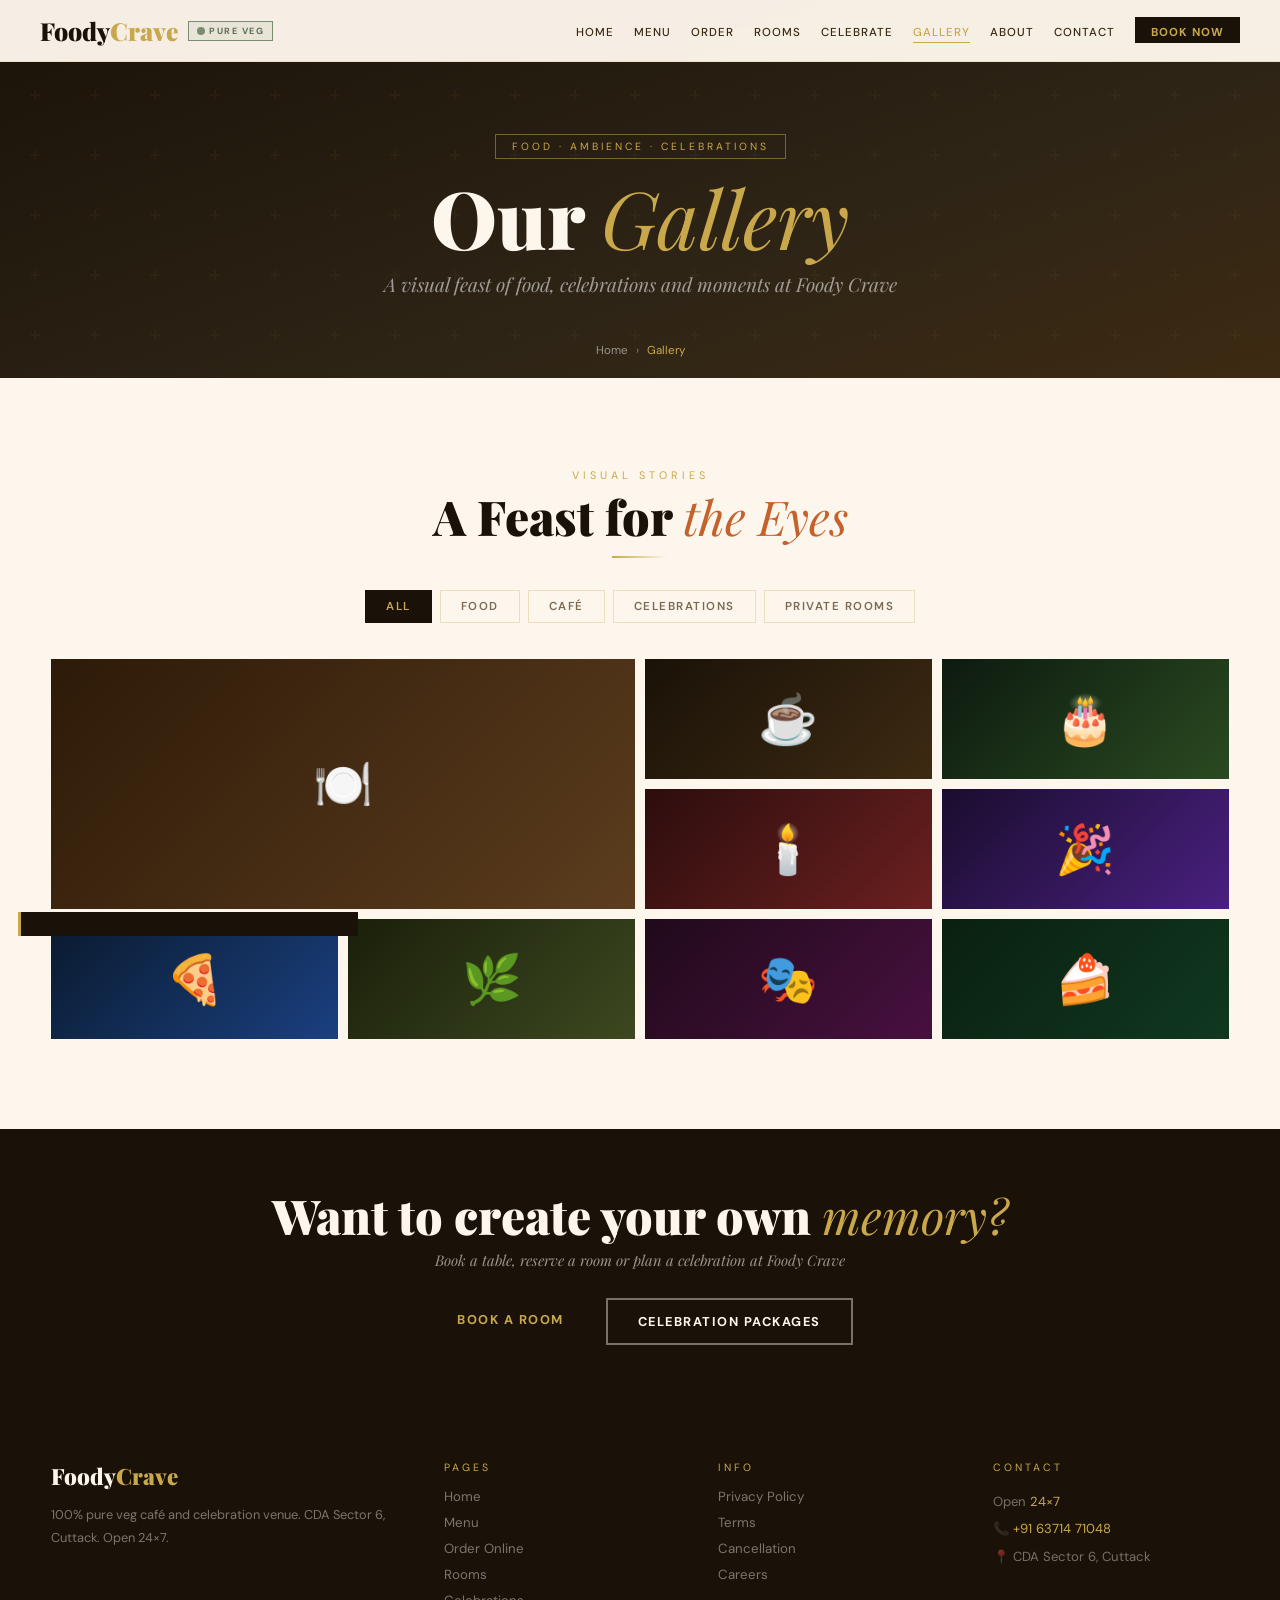
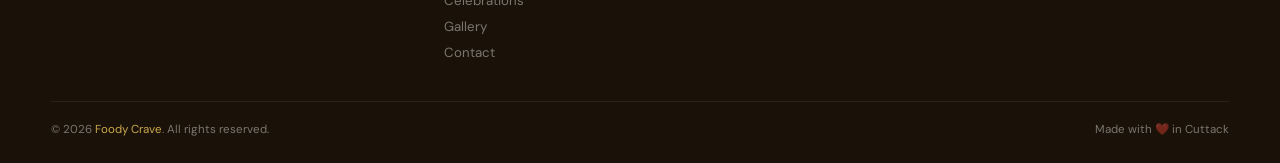
<file: gallery.html>
<!DOCTYPE html>
<html lang="en">
<head>
<meta charset="UTF-8">
<meta name="viewport" content="width=device-width,initial-scale=1.0">
<title>Gallery — Foody Crave</title>
<link rel="stylesheet" href="css/style.css">
<style>
.gallery-filter{display:flex;gap:8px;flex-wrap:wrap;margin-bottom:28px;justify-content:center;}
.gf-btn{padding:8px 20px;font-size:.72rem;letter-spacing:1.5px;text-transform:uppercase;font-weight:600;border:1px solid rgba(201,168,76,.3);background:none;cursor:pointer;color:var(--muted);transition:all .3s;}
.gf-btn.on,.gf-btn:hover{background:var(--deep);color:var(--gold);border-color:var(--deep);}
</style>
</head>
<body>
<div class="toast" id="toast"></div>
<nav>
  <div class="nav-brand"><a href="index.html" class="nav-logo">Foody<span>Crave</span></a><div class="veg-pill"><div class="veg-dot"></div><span class="veg-txt">Pure Veg</span></div></div>
  <button class="ham" id="ham"><span></span><span></span><span></span></button>
  <ul class="nav-links" id="navLinks">
    <li><a href="index.html">Home</a></li><li><a href="menu.html">Menu</a></li><li><a href="order.html">Order</a></li><li><a href="rooms.html">Rooms</a></li><li><a href="celebrations.html">Celebrate</a></li><li><a href="gallery.html">Gallery</a></li><li><a href="about.html">About</a></li><li><a href="contact.html">Contact</a></li><li><a href="rooms.html" class="nav-cta">Book Now</a></li>
  </ul>
</nav>

<div class="page-hero">
  <div class="page-hero-bg"></div><div class="page-hero-pat"></div>
  <div class="page-hero-inner">
    <div class="page-hero-badge">Food · Ambience · Celebrations</div>
    <h1 class="page-hero-title">Our <em>Gallery</em></h1>
    <p class="page-hero-sub">A visual feast of food, celebrations and moments at Foody Crave</p>
  </div>
  <div class="breadcrumb"><a href="index.html">Home</a> › <span>Gallery</span></div>
</div>

<section class="sec">
  <div class="wrap">
    <div class="cx">
      <span class="lbl">Visual Stories</span>
      <h2 class="ttl">A Feast for <em>the Eyes</em></h2>
      <div class="div"></div>
    </div>
    <div class="gallery-filter">
      <button class="gf-btn on">All</button>
      <button class="gf-btn">Food</button>
      <button class="gf-btn">Café</button>
      <button class="gf-btn">Celebrations</button>
      <button class="gf-btn">Private Rooms</button>
    </div>
    <div class="gallery-grid">
      <div class="g-item"><span>🍽️</span><div class="g-overlay">Main Dining Area</div></div>
      <div class="g-item"><span>☕</span><div class="g-overlay">Café Corner</div></div>
      <div class="g-item"><span>🎂</span><div class="g-overlay">Birthday Celebration</div></div>
      <div class="g-item"><span>🕯️</span><div class="g-overlay">Private Dining</div></div>
      <div class="g-item"><span>🎉</span><div class="g-overlay">Celebration Suite</div></div>
      <div class="g-item"><span>🍕</span><div class="g-overlay">Stone-Baked Pizza</div></div>
      <div class="g-item"><span>🌿</span><div class="g-overlay">Pure Veg Spread</div></div>
      <div class="g-item"><span>🎭</span><div class="g-overlay">Premium Décor</div></div>
      <div class="g-item"><span>🍰</span><div class="g-overlay">Dessert Selection</div></div>
    </div>
  </div>
</section>

<div class="cta-band">
  <div class="wrap">
    <h2 class="ttl" style="color:var(--cream)">Want to create your own <em style="color:var(--gold)">memory?</em></h2>
    <p>Book a table, reserve a room or plan a celebration at Foody Crave</p>
    <div class="cta-btns">
      <a href="rooms.html" class="btn-dark">Book a Room</a>
      <a href="celebrations.html" class="btn-outline" style="color:var(--cream);border-color:rgba(255,255,255,.4)">Celebration Packages</a>
    </div>
  </div>
</div>

<footer>
  <div class="footer-inner">
    <div class="footer-grid">
      <div><a href="index.html" class="footer-logo">Foody<span>Crave</span></a><p class="footer-desc">100% pure veg café and celebration venue. CDA Sector 6, Cuttack. Open 24×7.</p></div>
      <div><div class="footer-col-title">Pages</div><div class="footer-links"><a href="index.html">Home</a><a href="menu.html">Menu</a><a href="order.html">Order Online</a><a href="rooms.html">Rooms</a><a href="celebrations.html">Celebrations</a><a href="gallery.html">Gallery</a><a href="contact.html">Contact</a></div></div>
      <div><div class="footer-col-title">Info</div><div class="footer-links"><a href="#">Privacy Policy</a><a href="#">Terms</a><a href="#">Cancellation</a><a href="#">Careers</a></div></div>
      <div><div class="footer-col-title">Contact</div><div class="footer-hours" style="color:rgba(255,255,255,.4)">Open <span style="color:var(--gold)">24×7</span><br>📞 <a href="tel:+916371471048" style="color:var(--gold)">+91 63714 71048</a><br>📍 CDA Sector 6, Cuttack</div></div>
    </div>
    <div class="footer-bottom"><div>© 2026 <em>Foody Crave</em>. All rights reserved.</div><div>Made with ❤️ in Cuttack</div></div>
  </div>
</footer>
<script src="js/script.js"></script>
<script>
document.querySelectorAll('.gf-btn').forEach(function(b){
  b.addEventListener('click',function(){
    document.querySelectorAll('.gf-btn').forEach(function(x){x.classList.remove('on');});
    b.classList.add('on');
  });
});
</script>
</body>
</html>
</file>
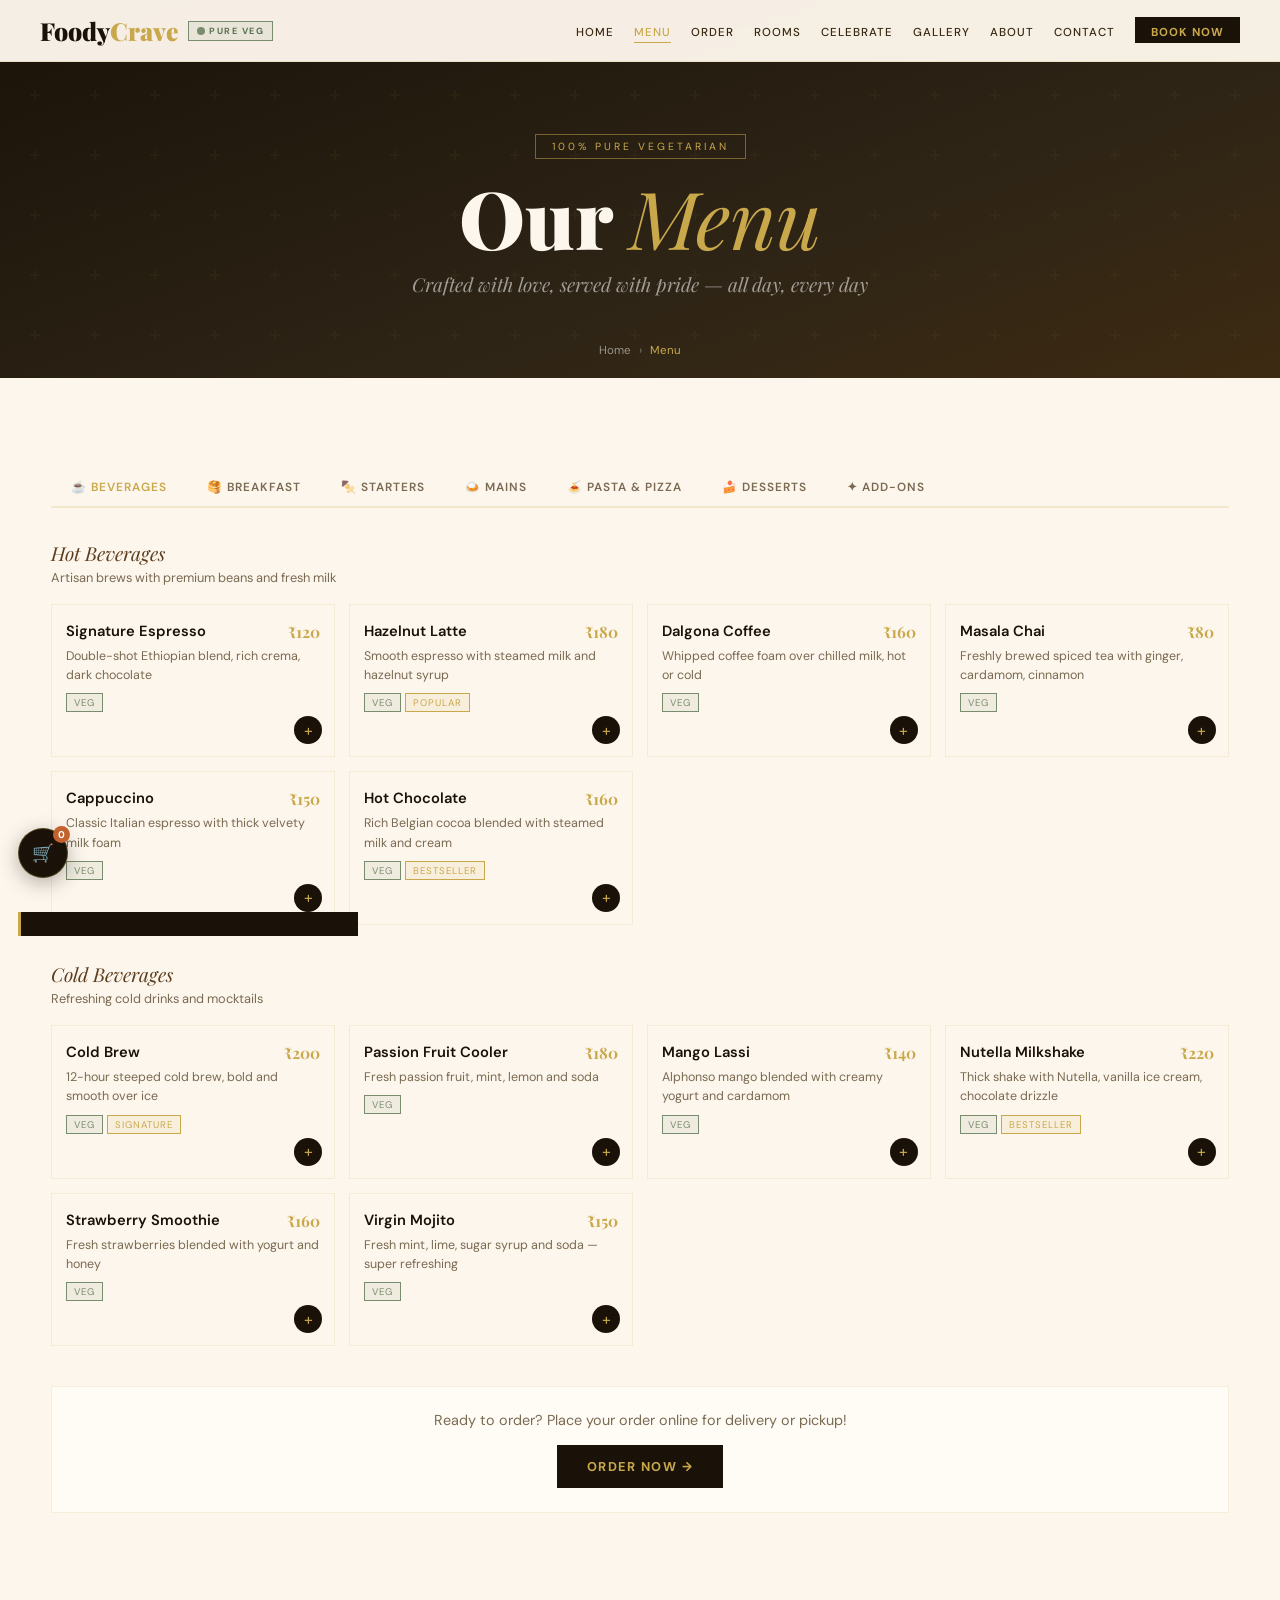
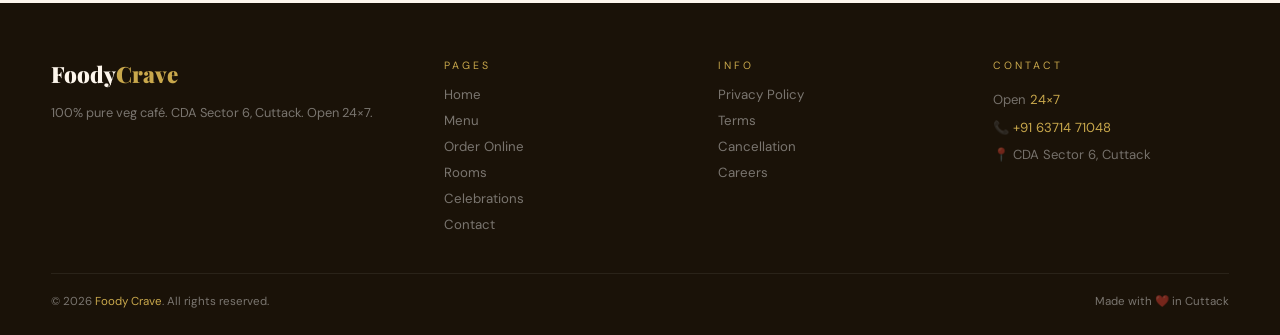
<file: menu.html>
<!DOCTYPE html>
<html lang="en">
<head>
<meta charset="UTF-8">
<meta name="viewport" content="width=device-width,initial-scale=1.0">
<title>Menu — Foody Crave</title>
<link rel="stylesheet" href="css/style.css">
</head>
<body>
<div class="cart-fab" id="cartFab">🛒<div class="cart-n" id="cartN">0</div></div>
<div class="toast" id="toast"></div>
<nav>
  <div class="nav-brand"><a href="index.html" class="nav-logo">Foody<span>Crave</span></a><div class="veg-pill"><div class="veg-dot"></div><span class="veg-txt">Pure Veg</span></div></div>
  <button class="ham" id="ham"><span></span><span></span><span></span></button>
  <ul class="nav-links" id="navLinks">
    <li><a href="index.html">Home</a></li><li><a href="menu.html">Menu</a></li><li><a href="order.html">Order</a></li><li><a href="rooms.html">Rooms</a></li><li><a href="celebrations.html">Celebrate</a></li><li><a href="gallery.html">Gallery</a></li><li><a href="about.html">About</a></li><li><a href="contact.html">Contact</a></li><li><a href="rooms.html" class="nav-cta">Book Now</a></li>
  </ul>
</nav>

<div class="page-hero">
  <div class="page-hero-bg"></div><div class="page-hero-pat"></div>
  <div class="page-hero-inner">
    <div class="page-hero-badge">100% Pure Vegetarian</div>
    <h1 class="page-hero-title">Our <em>Menu</em></h1>
    <p class="page-hero-sub">Crafted with love, served with pride — all day, every day</p>
  </div>
  <div class="breadcrumb"><a href="index.html">Home</a> › <span>Menu</span></div>
</div>

<section class="sec">
  <div class="wrap">
    <div class="menu-tabs">
      <button class="menu-tab on" data-p="beverages">☕ Beverages</button>
      <button class="menu-tab" data-p="breakfast">🥞 Breakfast</button>
      <button class="menu-tab" data-p="starters">🍢 Starters</button>
      <button class="menu-tab" data-p="mains">🍛 Mains</button>
      <button class="menu-tab" data-p="pasta">🍝 Pasta & Pizza</button>
      <button class="menu-tab" data-p="desserts">🍰 Desserts</button>
      <button class="menu-tab" data-p="addons">✦ Add-ons</button>
    </div>

    <div class="panel on" id="beverages">
      <div class="cat-title">Hot Beverages</div><div class="cat-desc">Artisan brews with premium beans and fresh milk</div>
      <div class="menu-grid">
        <div class="menu-item"><div class="mi-head"><span class="mi-name">Signature Espresso</span><span class="mi-price">₹120</span></div><div class="mi-desc">Double-shot Ethiopian blend, rich crema, dark chocolate</div><div class="mi-tags"><span class="tag tv">Veg</span></div><button class="add-btn">+</button></div>
        <div class="menu-item"><div class="mi-head"><span class="mi-name">Hazelnut Latte</span><span class="mi-price">₹180</span></div><div class="mi-desc">Smooth espresso with steamed milk and hazelnut syrup</div><div class="mi-tags"><span class="tag tv">Veg</span><span class="tag tk">Popular</span></div><button class="add-btn">+</button></div>
        <div class="menu-item"><div class="mi-head"><span class="mi-name">Dalgona Coffee</span><span class="mi-price">₹160</span></div><div class="mi-desc">Whipped coffee foam over chilled milk, hot or cold</div><div class="mi-tags"><span class="tag tv">Veg</span></div><button class="add-btn">+</button></div>
        <div class="menu-item"><div class="mi-head"><span class="mi-name">Masala Chai</span><span class="mi-price">₹80</span></div><div class="mi-desc">Freshly brewed spiced tea with ginger, cardamom, cinnamon</div><div class="mi-tags"><span class="tag tv">Veg</span></div><button class="add-btn">+</button></div>
        <div class="menu-item"><div class="mi-head"><span class="mi-name">Cappuccino</span><span class="mi-price">₹150</span></div><div class="mi-desc">Classic Italian espresso with thick velvety milk foam</div><div class="mi-tags"><span class="tag tv">Veg</span></div><button class="add-btn">+</button></div>
        <div class="menu-item"><div class="mi-head"><span class="mi-name">Hot Chocolate</span><span class="mi-price">₹160</span></div><div class="mi-desc">Rich Belgian cocoa blended with steamed milk and cream</div><div class="mi-tags"><span class="tag tv">Veg</span><span class="tag tk">Bestseller</span></div><button class="add-btn">+</button></div>
      </div>
      <div class="cat-title">Cold Beverages</div><div class="cat-desc">Refreshing cold drinks and mocktails</div>
      <div class="menu-grid">
        <div class="menu-item"><div class="mi-head"><span class="mi-name">Cold Brew</span><span class="mi-price">₹200</span></div><div class="mi-desc">12-hour steeped cold brew, bold and smooth over ice</div><div class="mi-tags"><span class="tag tv">Veg</span><span class="tag tk">Signature</span></div><button class="add-btn">+</button></div>
        <div class="menu-item"><div class="mi-head"><span class="mi-name">Passion Fruit Cooler</span><span class="mi-price">₹180</span></div><div class="mi-desc">Fresh passion fruit, mint, lemon and soda</div><div class="mi-tags"><span class="tag tv">Veg</span></div><button class="add-btn">+</button></div>
        <div class="menu-item"><div class="mi-head"><span class="mi-name">Mango Lassi</span><span class="mi-price">₹140</span></div><div class="mi-desc">Alphonso mango blended with creamy yogurt and cardamom</div><div class="mi-tags"><span class="tag tv">Veg</span></div><button class="add-btn">+</button></div>
        <div class="menu-item"><div class="mi-head"><span class="mi-name">Nutella Milkshake</span><span class="mi-price">₹220</span></div><div class="mi-desc">Thick shake with Nutella, vanilla ice cream, chocolate drizzle</div><div class="mi-tags"><span class="tag tv">Veg</span><span class="tag tk">Bestseller</span></div><button class="add-btn">+</button></div>
        <div class="menu-item"><div class="mi-head"><span class="mi-name">Strawberry Smoothie</span><span class="mi-price">₹160</span></div><div class="mi-desc">Fresh strawberries blended with yogurt and honey</div><div class="mi-tags"><span class="tag tv">Veg</span></div><button class="add-btn">+</button></div>
        <div class="menu-item"><div class="mi-head"><span class="mi-name">Virgin Mojito</span><span class="mi-price">₹150</span></div><div class="mi-desc">Fresh mint, lime, sugar syrup and soda — super refreshing</div><div class="mi-tags"><span class="tag tv">Veg</span></div><button class="add-btn">+</button></div>
      </div>
    </div>

    <div class="panel" id="breakfast">
      <div class="cat-title">All-Day Breakfast</div><div class="cat-desc">Morning classics served all day, your way</div>
      <div class="menu-grid">
        <div class="menu-item"><div class="mi-head"><span class="mi-name">Avocado Toast</span><span class="mi-price">₹260</span></div><div class="mi-desc">Multigrain toast, smashed avocado, cherry tomatoes, microgreens</div><div class="mi-tags"><span class="tag tv">Veg</span><span class="tag tk">Chef's Pick</span></div><button class="add-btn">+</button></div>
        <div class="menu-item"><div class="mi-head"><span class="mi-name">Veggie Eggs Royale</span><span class="mi-price">₹280</span></div><div class="mi-desc">Poached eggs, spinach, tomato, English muffin, hollandaise</div><div class="mi-tags"><span class="tag tv">Veg</span><span class="tag tk">Popular</span></div><button class="add-btn">+</button></div>
        <div class="menu-item"><div class="mi-head"><span class="mi-name">Masala Omelette</span><span class="mi-price">₹180</span></div><div class="mi-desc">3-egg omelette with onion, tomato, green chilli, buttered toast</div><div class="mi-tags"><span class="tag tv">Veg</span><span class="tag ts">Spicy</span></div><button class="add-btn">+</button></div>
        <div class="menu-item"><div class="mi-head"><span class="mi-name">Pancake Stack</span><span class="mi-price">₹240</span></div><div class="mi-desc">Fluffy buttermilk pancakes, maple syrup, berries, whipped cream</div><div class="mi-tags"><span class="tag tv">Veg</span></div><button class="add-btn">+</button></div>
        <div class="menu-item"><div class="mi-head"><span class="mi-name">French Toast</span><span class="mi-price">₹200</span></div><div class="mi-desc">Thick-cut bread, egg-dipped, golden fried, honey and cinnamon</div><div class="mi-tags"><span class="tag tv">Veg</span></div><button class="add-btn">+</button></div>
        <div class="menu-item"><div class="mi-head"><span class="mi-name">Upma Bowl</span><span class="mi-price">₹120</span></div><div class="mi-desc">Traditional semolina upma with veggies, curry leaves and coconut</div><div class="mi-tags"><span class="tag tv">Veg</span></div><button class="add-btn">+</button></div>
      </div>
    </div>

    <div class="panel" id="starters">
      <div class="cat-title">Starters & Small Plates</div><div class="cat-desc">Begin your journey with these flavourful bites</div>
      <div class="menu-grid">
        <div class="menu-item"><div class="mi-head"><span class="mi-name">Paneer Tikka</span><span class="mi-price">₹280</span></div><div class="mi-desc">Tandoor-charred paneer cubes, bell pepper, mint chutney</div><div class="mi-tags"><span class="tag tv">Veg</span><span class="tag ts">Spicy</span></div><button class="add-btn">+</button></div>
        <div class="menu-item"><div class="mi-head"><span class="mi-name">Crispy Cauliflower Wings</span><span class="mi-price">₹280</span></div><div class="mi-desc">Battered cauliflower in BBQ or buffalo sauce (6 pcs), ranch dip</div><div class="mi-tags"><span class="tag tv">Veg</span><span class="tag ts">Spicy</span><span class="tag tk">Bestseller</span></div><button class="add-btn">+</button></div>
        <div class="menu-item"><div class="mi-head"><span class="mi-name">Loaded Nachos</span><span class="mi-price">₹300</span></div><div class="mi-desc">Tortilla chips, cheese sauce, jalapeños, guacamole, salsa</div><div class="mi-tags"><span class="tag tv">Veg</span></div><button class="add-btn">+</button></div>
        <div class="menu-item"><div class="mi-head"><span class="mi-name">Soup of the Day</span><span class="mi-price">₹160</span></div><div class="mi-desc">Freshly prepared seasonal soup with warm bread roll</div><div class="mi-tags"><span class="tag tv">Veg</span></div><button class="add-btn">+</button></div>
        <div class="menu-item"><div class="mi-head"><span class="mi-name">Veg Spring Rolls</span><span class="mi-price">₹200</span></div><div class="mi-desc">Crispy rolls stuffed with cabbage, carrot, bell pepper (4 pcs)</div><div class="mi-tags"><span class="tag tv">Veg</span></div><button class="add-btn">+</button></div>
        <div class="menu-item"><div class="mi-head"><span class="mi-name">Bruschetta</span><span class="mi-price">₹180</span></div><div class="mi-desc">Toasted baguette, fresh tomato, basil, garlic, olive oil drizzle</div><div class="mi-tags"><span class="tag tv">Veg</span></div><button class="add-btn">+</button></div>
      </div>
    </div>

    <div class="panel" id="mains">
      <div class="cat-title">Main Course</div><div class="cat-desc">Hearty mains crafted with the finest ingredients</div>
      <div class="menu-grid">
        <div class="menu-item"><div class="mi-head"><span class="mi-name">Paneer Butter Masala</span><span class="mi-price">₹320</span></div><div class="mi-desc">Soft paneer in rich tomato-cream curry, butter, served with naan</div><div class="mi-tags"><span class="tag tv">Veg</span><span class="tag tk">Bestseller</span></div><button class="add-btn">+</button></div>
        <div class="menu-item"><div class="mi-head"><span class="mi-name">Dal Makhani</span><span class="mi-price">₹280</span></div><div class="mi-desc">Slow-cooked black lentils in buttery tomato gravy with cream</div><div class="mi-tags"><span class="tag tv">Veg</span></div><button class="add-btn">+</button></div>
        <div class="menu-item"><div class="mi-head"><span class="mi-name">Grilled Paneer Steak</span><span class="mi-price">₹380</span></div><div class="mi-desc">Herb-marinated paneer grilled to perfection, peppercorn sauce</div><div class="mi-tags"><span class="tag tv">Veg</span><span class="tag tk">Chef's Pick</span></div><button class="add-btn">+</button></div>
        <div class="menu-item"><div class="mi-head"><span class="mi-name">Veg Biryani</span><span class="mi-price">₹320</span></div><div class="mi-desc">Fragrant basmati dum-cooked with vegetables, raita and salan</div><div class="mi-tags"><span class="tag tv">Veg</span><span class="tag ts">Spicy</span><span class="tag tk">Popular</span></div><button class="add-btn">+</button></div>
        <div class="menu-item"><div class="mi-head"><span class="mi-name">Palak Paneer</span><span class="mi-price">₹300</span></div><div class="mi-desc">Creamy spinach curry with soft paneer cubes, served with roti</div><div class="mi-tags"><span class="tag tv">Veg</span></div><button class="add-btn">+</button></div>
        <div class="menu-item"><div class="mi-head"><span class="mi-name">Veg Burger</span><span class="mi-price">₹240</span></div><div class="mi-desc">Crispy patty, lettuce, tomato, cheese, house sauce, brioche bun</div><div class="mi-tags"><span class="tag tv">Veg</span></div><button class="add-btn">+</button></div>
      </div>
    </div>

    <div class="panel" id="pasta">
      <div class="cat-title">Pasta & Pizza</div><div class="cat-desc">Stone-baked and freshly tossed Italian favourites</div>
      <div class="menu-grid">
        <div class="menu-item"><div class="mi-head"><span class="mi-name">Margherita Pizza</span><span class="mi-price">₹320</span></div><div class="mi-desc">Tomato base, mozzarella, fresh basil on stone-baked crust</div><div class="mi-tags"><span class="tag tv">Veg</span></div><button class="add-btn">+</button></div>
        <div class="menu-item"><div class="mi-head"><span class="mi-name">BBQ Veggie Pizza</span><span class="mi-price">₹360</span></div><div class="mi-desc">BBQ base, grilled peppers, corn, red onion, mozzarella</div><div class="mi-tags"><span class="tag tv">Veg</span><span class="tag tk">Bestseller</span></div><button class="add-btn">+</button></div>
        <div class="menu-item"><div class="mi-head"><span class="mi-name">Paneer Tikka Pizza</span><span class="mi-price">₹380</span></div><div class="mi-desc">Tandoori paneer, capsicum, onion, tikka sauce on stone-baked base</div><div class="mi-tags"><span class="tag tv">Veg</span><span class="tag ts">Spicy</span></div><button class="add-btn">+</button></div>
        <div class="menu-item"><div class="mi-head"><span class="mi-name">Pasta Arrabbiata</span><span class="mi-price">₹280</span></div><div class="mi-desc">Penne in spicy tomato-garlic sauce, capers, parsley, parmesan</div><div class="mi-tags"><span class="tag tv">Veg</span><span class="tag ts">Spicy</span></div><button class="add-btn">+</button></div>
        <div class="menu-item"><div class="mi-head"><span class="mi-name">Mushroom Alfredo</span><span class="mi-price">₹320</span></div><div class="mi-desc">Fettuccine in velvety cream sauce with mushrooms, garlic, parmesan</div><div class="mi-tags"><span class="tag tv">Veg</span><span class="tag tk">Popular</span></div><button class="add-btn">+</button></div>
        <div class="menu-item"><div class="mi-head"><span class="mi-name">Pesto Pasta</span><span class="mi-price">₹300</span></div><div class="mi-desc">Farfalle with homemade basil pesto, cherry tomatoes, pine nuts</div><div class="mi-tags"><span class="tag tv">Veg</span></div><button class="add-btn">+</button></div>
      </div>
    </div>

    <div class="panel" id="desserts">
      <div class="cat-title">Desserts</div><div class="cat-desc">Sweet endings that linger long after the last bite</div>
      <div class="menu-grid">
        <div class="menu-item"><div class="mi-head"><span class="mi-name">Chocolate Lava Cake</span><span class="mi-price">₹240</span></div><div class="mi-desc">Warm Belgian chocolate cake, molten center, vanilla ice cream</div><div class="mi-tags"><span class="tag tv">Veg</span><span class="tag tk">Must Try</span></div><button class="add-btn">+</button></div>
        <div class="menu-item"><div class="mi-head"><span class="mi-name">Gulab Jamun Cheesecake</span><span class="mi-price">₹280</span></div><div class="mi-desc">New York cheesecake with gulab jamun swirl, rose garnish</div><div class="mi-tags"><span class="tag tv">Veg</span><span class="tag tk">Signature</span></div><button class="add-btn">+</button></div>
        <div class="menu-item"><div class="mi-head"><span class="mi-name">Kulfi Falooda</span><span class="mi-price">₹180</span></div><div class="mi-desc">Pistachio kulfi, rose falooda noodles, basil seeds, rose syrup</div><div class="mi-tags"><span class="tag tv">Veg</span></div><button class="add-btn">+</button></div>
        <div class="menu-item"><div class="mi-head"><span class="mi-name">Tiramisu</span><span class="mi-price">₹260</span></div><div class="mi-desc">Classic espresso ladyfingers, mascarpone cream, cocoa dust</div><div class="mi-tags"><span class="tag tv">Veg</span></div><button class="add-btn">+</button></div>
        <div class="menu-item"><div class="mi-head"><span class="mi-name">Brownie Sundae</span><span class="mi-price">₹220</span></div><div class="mi-desc">Warm fudgy brownie, vanilla ice cream, hot chocolate sauce</div><div class="mi-tags"><span class="tag tv">Veg</span></div><button class="add-btn">+</button></div>
        <div class="menu-item"><div class="mi-head"><span class="mi-name">Mango Panna Cotta</span><span class="mi-price">₹200</span></div><div class="mi-desc">Silky panna cotta with fresh mango coulis and mint</div><div class="mi-tags"><span class="tag tv">Veg</span></div><button class="add-btn">+</button></div>
      </div>
    </div>

    <div class="panel" id="addons">
      <div class="cat-title">Add-ons & Extras</div><div class="cat-desc">Customize your order with these delicious extras</div>
      <div class="addon-grid">
        <div class="addon-item"><span class="addon-name">🧀 Extra Cheese</span><span class="addon-price">+₹60</span></div>
        <div class="addon-item"><span class="addon-name">🥑 Guacamole</span><span class="addon-price">+₹80</span></div>
        <div class="addon-item"><span class="addon-name">🍳 Extra Egg</span><span class="addon-price">+₹40</span></div>
        <div class="addon-item"><span class="addon-name">🍞 Garlic Bread</span><span class="addon-price">+₹100</span></div>
        <div class="addon-item"><span class="addon-name">🥗 Side Salad</span><span class="addon-price">+₹120</span></div>
        <div class="addon-item"><span class="addon-name">🥤 Soft Drink</span><span class="addon-price">+₹60</span></div>
        <div class="addon-item"><span class="addon-name">🍦 Ice Cream Scoop</span><span class="addon-price">+₹80</span></div>
        <div class="addon-item"><span class="addon-name">🧄 Garlic Butter</span><span class="addon-price">+₹50</span></div>
        <div class="addon-item"><span class="addon-name">🌶️ Extra Spicy</span><span class="addon-price">Free</span></div>
        <div class="addon-item"><span class="addon-name">🧆 Extra Paneer</span><span class="addon-price">+₹150</span></div>
        <div class="addon-item"><span class="addon-name">🍫 Chocolate Drizzle</span><span class="addon-price">+₹60</span></div>
        <div class="addon-item"><span class="addon-name">🥜 Peanut Sauce</span><span class="addon-price">+₹40</span></div>
      </div>
    </div>
    <div style="text-align:center;margin-top:40px;padding:24px;background:var(--warm);border:1px solid rgba(201,168,76,.15)">
      <p style="font-size:.9rem;color:var(--muted);margin-bottom:16px">Ready to order? Place your order online for delivery or pickup!</p>
      <a href="order.html" class="btn-dark">Order Now →</a>
    </div>
  </div>
</section>

<footer>
  <div class="footer-inner">
    <div class="footer-grid">
      <div><a href="index.html" class="footer-logo">Foody<span>Crave</span></a><p class="footer-desc">100% pure veg café. CDA Sector 6, Cuttack. Open 24×7.</p></div>
      <div><div class="footer-col-title">Pages</div><div class="footer-links"><a href="index.html">Home</a><a href="menu.html">Menu</a><a href="order.html">Order Online</a><a href="rooms.html">Rooms</a><a href="celebrations.html">Celebrations</a><a href="contact.html">Contact</a></div></div>
      <div><div class="footer-col-title">Info</div><div class="footer-links"><a href="#">Privacy Policy</a><a href="#">Terms</a><a href="#">Cancellation</a><a href="#">Careers</a></div></div>
      <div><div class="footer-col-title">Contact</div><div class="footer-hours" style="color:rgba(255,255,255,.4)">Open <span style="color:var(--gold)">24×7</span><br>📞 <a href="tel:+916371471048" style="color:var(--gold)">+91 63714 71048</a><br>📍 CDA Sector 6, Cuttack</div></div>
    </div>
    <div class="footer-bottom"><div>© 2026 <em>Foody Crave</em>. All rights reserved.</div><div>Made with ❤️ in Cuttack</div></div>
  </div>
</footer>
<script src="js/script.js"></script>
</body>
</html>
</file>
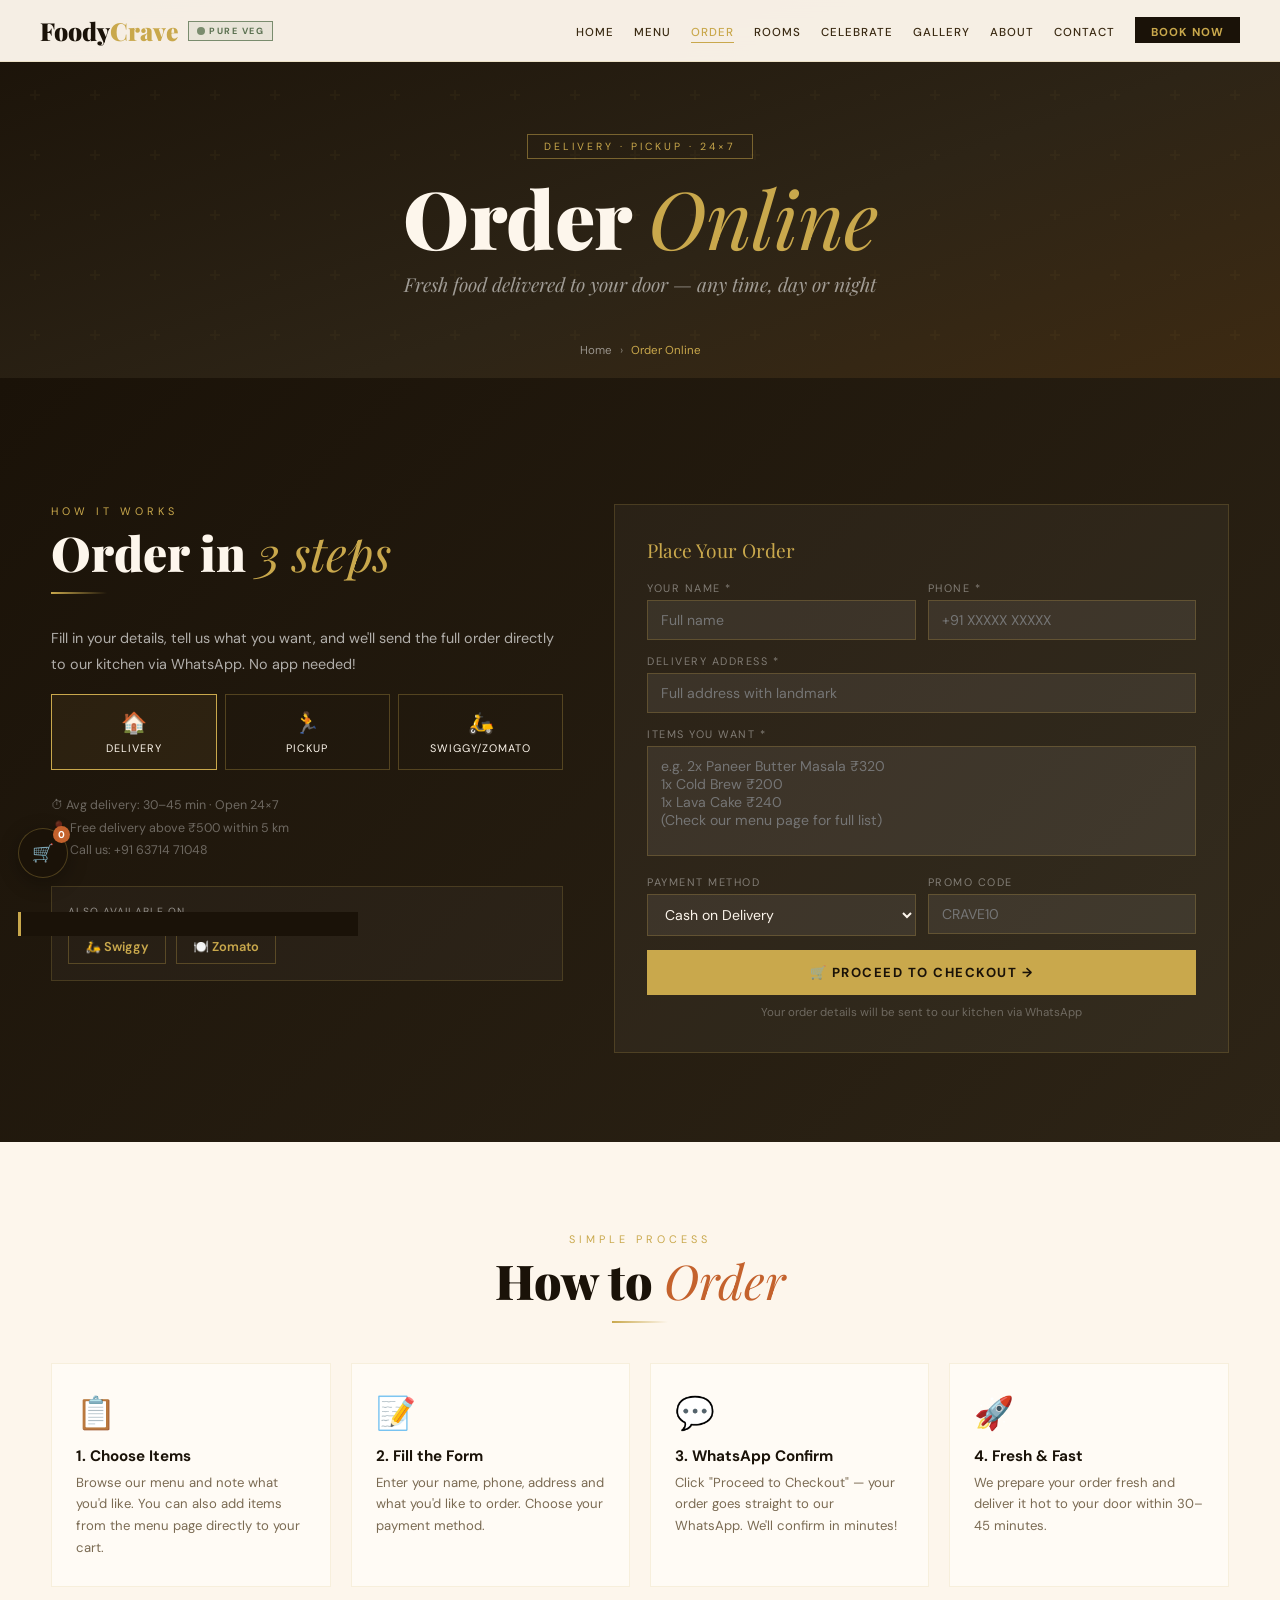
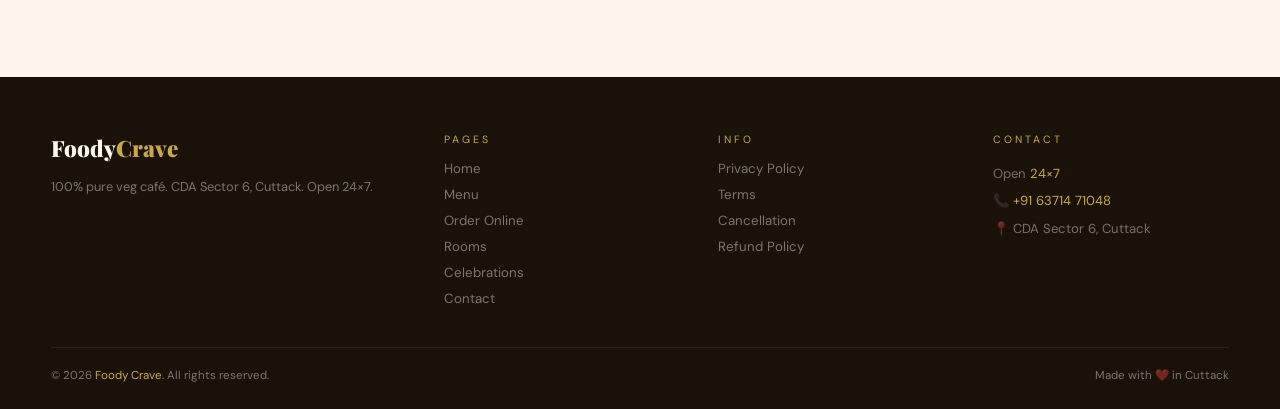
<file: order.html>
<!DOCTYPE html>
<html lang="en">
<head>
<meta charset="UTF-8">
<meta name="viewport" content="width=device-width,initial-scale=1.0">
<title>Order Online — Foody Crave</title>
<link rel="stylesheet" href="css/style.css">
</head>
<body>
<div class="cart-fab" id="cartFab">🛒<div class="cart-n" id="cartN">0</div></div>
<div class="toast" id="toast"></div>
<nav>
  <div class="nav-brand"><a href="index.html" class="nav-logo">Foody<span>Crave</span></a><div class="veg-pill"><div class="veg-dot"></div><span class="veg-txt">Pure Veg</span></div></div>
  <button class="ham" id="ham"><span></span><span></span><span></span></button>
  <ul class="nav-links" id="navLinks">
    <li><a href="index.html">Home</a></li><li><a href="menu.html">Menu</a></li><li><a href="order.html">Order</a></li><li><a href="rooms.html">Rooms</a></li><li><a href="celebrations.html">Celebrate</a></li><li><a href="gallery.html">Gallery</a></li><li><a href="about.html">About</a></li><li><a href="contact.html">Contact</a></li><li><a href="rooms.html" class="nav-cta">Book Now</a></li>
  </ul>
</nav>

<div class="page-hero">
  <div class="page-hero-bg"></div><div class="page-hero-pat"></div>
  <div class="page-hero-inner">
    <div class="page-hero-badge">Delivery · Pickup · 24×7</div>
    <h1 class="page-hero-title">Order <em>Online</em></h1>
    <p class="page-hero-sub">Fresh food delivered to your door — any time, day or night</p>
  </div>
  <div class="breadcrumb"><a href="index.html">Home</a> › <span>Order Online</span></div>
</div>

<section class="sec order-section">
  <div class="wrap">
    <div class="order-grid">
      <div class="order-info">
        <span class="lbl">How It Works</span>
        <h2 class="ttl" style="color:var(--cream)">Order in <em style="color:var(--gold)">3 steps</em></h2>
        <div class="div" style="background:linear-gradient(to right,var(--gold),transparent)"></div>
        <p>Fill in your details, tell us what you want, and we'll send the full order directly to our kitchen via WhatsApp. No app needed!</p>
        <div class="del-opts">
          <div class="del-opt on" id="dDelivery"><div class="del-icon">🏠</div><div class="del-lbl">Delivery</div></div>
          <div class="del-opt" id="dPickup"><div class="del-icon">🏃</div><div class="del-lbl">Pickup</div></div>
          <div class="del-opt" id="dApp"><div class="del-icon">🛵</div><div class="del-lbl">Swiggy/Zomato</div></div>
        </div>
        <p style="font-size:.78rem;color:rgba(255,255,255,.35)">⏱ Avg delivery: 30–45 min · Open 24×7<br>📍 Free delivery above ₹500 within 5 km<br>📞 Call us: +91 63714 71048</p>
        <div style="margin-top:24px;padding:16px;border:1px solid rgba(201,168,76,.2);background:rgba(255,255,255,.03)">
          <p style="font-size:.78rem;color:rgba(255,255,255,.5);margin-bottom:8px;letter-spacing:1px;text-transform:uppercase;font-size:.65rem">Also available on</p>
          <div style="display:flex;gap:10px;flex-wrap:wrap">
            <div style="border:1px solid rgba(201,168,76,.3);padding:8px 16px;font-size:.8rem;font-weight:600;color:var(--gold)">🛵 Swiggy</div>
            <div style="border:1px solid rgba(201,168,76,.3);padding:8px 16px;font-size:.8rem;font-weight:600;color:var(--gold)">🍽️ Zomato</div>
          </div>
        </div>
      </div>
      <div class="order-form-box">
        <div class="order-form-title">Place Your Order</div>
        <div class="form-row">
          <div class="fg"><label class="fl">Your Name *</label><input type="text" class="fi" id="oName" placeholder="Full name"></div>
          <div class="fg"><label class="fl">Phone *</label><input type="tel" class="fi" id="oPhone" placeholder="+91 XXXXX XXXXX"></div>
        </div>
        <div class="fg"><label class="fl">Delivery Address *</label><input type="text" class="fi" id="oAddr" placeholder="Full address with landmark"></div>
        <div class="fg"><label class="fl">Items You Want *</label><textarea class="ft" id="oItems" placeholder="e.g. 2x Paneer Butter Masala ₹320&#10;1x Cold Brew ₹200&#10;1x Lava Cake ₹240&#10;(Check our menu page for full list)" style="height:110px"></textarea></div>
        <div class="form-row">
          <div class="fg"><label class="fl">Payment Method</label>
            <select class="fs" id="oPayment"><option>Cash on Delivery</option><option>UPI / GPay</option><option>Card</option><option>Net Banking</option></select>
          </div>
          <div class="fg"><label class="fl">Promo Code</label><input type="text" class="fi" id="oPromo" placeholder="CRAVE10"></div>
        </div>
        <button class="btn-gold" id="orderBtn">🛒 Proceed to Checkout →</button>
        <p style="text-align:center;font-size:.72rem;color:rgba(255,255,255,.3);margin-top:10px">Your order details will be sent to our kitchen via WhatsApp</p>
      </div>
    </div>
  </div>
</section>

<!-- HOW IT WORKS -->
<section class="sec">
  <div class="wrap">
    <div class="cx">
      <span class="lbl">Simple Process</span>
      <h2 class="ttl">How to <em>Order</em></h2>
      <div class="div"></div>
    </div>
    <div class="feat-grid">
      <div class="feat-card reveal"><div class="feat-icon">📋</div><div class="feat-title">1. Choose Items</div><div class="feat-desc">Browse our menu and note what you'd like. You can also add items from the menu page directly to your cart.</div></div>
      <div class="feat-card reveal"><div class="feat-icon">📝</div><div class="feat-title">2. Fill the Form</div><div class="feat-desc">Enter your name, phone, address and what you'd like to order. Choose your payment method.</div></div>
      <div class="feat-card reveal"><div class="feat-icon">💬</div><div class="feat-title">3. WhatsApp Confirm</div><div class="feat-desc">Click "Proceed to Checkout" — your order goes straight to our WhatsApp. We'll confirm in minutes!</div></div>
      <div class="feat-card reveal"><div class="feat-icon">🚀</div><div class="feat-title">4. Fresh & Fast</div><div class="feat-desc">We prepare your order fresh and deliver it hot to your door within 30–45 minutes.</div></div>
    </div>
  </div>
</section>

<!-- CHECKOUT MODAL -->
<div class="co-ov" id="coOv">
  <div class="co-box">
    <div class="co-head"><h3>🧾 Order Summary</h3><button class="co-x2" id="coX2">✕</button></div>
    <div class="co-body">
      <div class="co-notice">✅ <span>Review below then tap <strong>"Send Order on WhatsApp"</strong> — we'll start preparing immediately!</span></div>
      <div class="co-sec">
        <div class="co-st">📋 Customer Details</div>
        <div class="co-row"><span>Order ID</span><span class="co-oid" id="coId">#FC00000</span></div>
        <div class="co-row"><span>Name</span><span id="coName">—</span></div>
        <div class="co-row"><span>Phone</span><span id="coPhone">—</span></div>
        <div class="co-row"><span>Type</span><span id="coType">—</span></div>
        <div class="co-row"><span>Address</span><span id="coAddr">—</span></div>
        <div class="co-row"><span>Payment</span><span id="coPay">—</span></div>
        <div class="co-row" id="coPromoRow" style="display:none"><span>Promo</span><span id="coPromo">—</span></div>
        <div class="co-row" id="coTotalRow" style="display:none"><span>Est. Total</span><span id="coTotal" style="color:var(--gold);font-weight:700">—</span></div>
      </div>
      <div class="co-sec">
        <div class="co-st">🛒 Items Ordered</div>
        <div class="co-items" id="coItems">—</div>
      </div>
      <button class="btn-wa" id="sendWA">
        <svg width="18" height="18" viewBox="0 0 24 24" fill="white"><path d="M17.472 14.382c-.297-.149-1.758-.867-2.03-.967-.273-.099-.471-.148-.67.15-.197.297-.767.966-.94 1.164-.173.199-.347.223-.644.075-.297-.15-1.255-.463-2.39-1.475-.883-.788-1.48-1.761-1.653-2.059-.173-.297-.018-.458.13-.606.134-.133.298-.347.446-.52.149-.174.198-.298.298-.497.099-.198.05-.371-.025-.52-.075-.149-.669-1.612-.916-2.207-.242-.579-.487-.5-.669-.51-.173-.008-.371-.01-.57-.01-.198 0-.52.074-.792.372-.272.297-1.04 1.016-1.04 2.479 0 1.462 1.065 2.875 1.213 3.074.149.198 2.096 3.2 5.077 4.487.709.306 1.262.489 1.694.625.712.227 1.36.195 1.871.118.571-.085 1.758-.719 2.006-1.413.248-.694.248-1.289.173-1.413-.074-.124-.272-.198-.57-.347m-5.421 7.403h-.004a9.87 9.87 0 01-5.031-1.378l-.361-.214-3.741.982.998-3.648-.235-.374a9.86 9.86 0 01-1.51-5.26c.001-5.45 4.436-9.884 9.888-9.884 2.64 0 5.122 1.03 6.988 2.898a9.825 9.825 0 012.893 6.994c-.003 5.45-4.437 9.884-9.885 9.884m8.413-18.297A11.815 11.815 0 0012.05 0C5.495 0 .16 5.335.157 11.892c0 2.096.547 4.142 1.588 5.945L.057 24l6.305-1.654a11.882 11.882 0 005.683 1.448h.005c6.554 0 11.89-5.335 11.893-11.893a11.821 11.821 0 00-3.48-8.413z"/></svg>
        Send Order on WhatsApp
      </button>
      <button class="btn-back" id="coBack">← Edit Order</button>
    </div>
  </div>
</div>

<footer>
  <div class="footer-inner">
    <div class="footer-grid">
      <div><a href="index.html" class="footer-logo">Foody<span>Crave</span></a><p class="footer-desc">100% pure veg café. CDA Sector 6, Cuttack. Open 24×7.</p></div>
      <div><div class="footer-col-title">Pages</div><div class="footer-links"><a href="index.html">Home</a><a href="menu.html">Menu</a><a href="order.html">Order Online</a><a href="rooms.html">Rooms</a><a href="celebrations.html">Celebrations</a><a href="contact.html">Contact</a></div></div>
      <div><div class="footer-col-title">Info</div><div class="footer-links"><a href="#">Privacy Policy</a><a href="#">Terms</a><a href="#">Cancellation</a><a href="#">Refund Policy</a></div></div>
      <div><div class="footer-col-title">Contact</div><div class="footer-hours" style="color:rgba(255,255,255,.4)">Open <span style="color:var(--gold)">24×7</span><br>📞 <a href="tel:+916371471048" style="color:var(--gold)">+91 63714 71048</a><br>📍 CDA Sector 6, Cuttack</div></div>
    </div>
    <div class="footer-bottom"><div>© 2026 <em>Foody Crave</em>. All rights reserved.</div><div>Made with ❤️ in Cuttack</div></div>
  </div>
</footer>
<script src="js/script.js"></script>
</body>
</html>
</file>
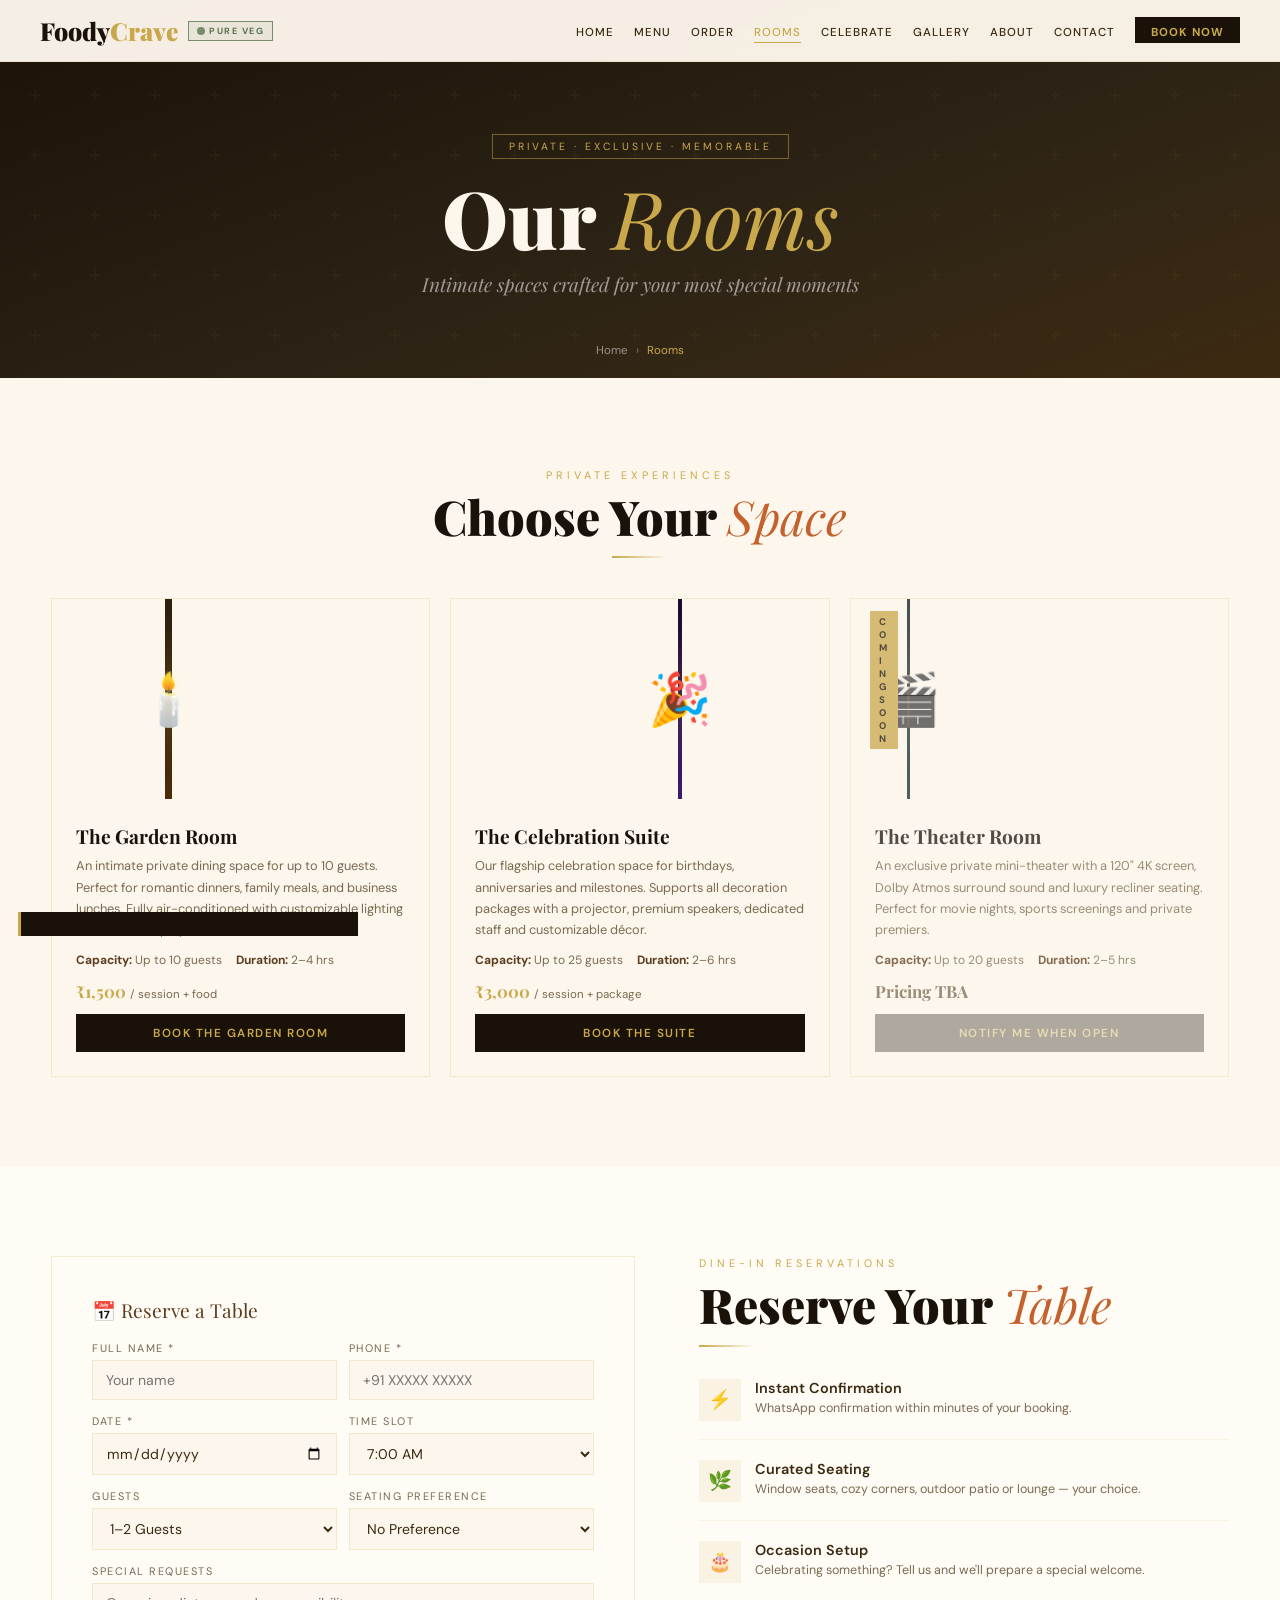
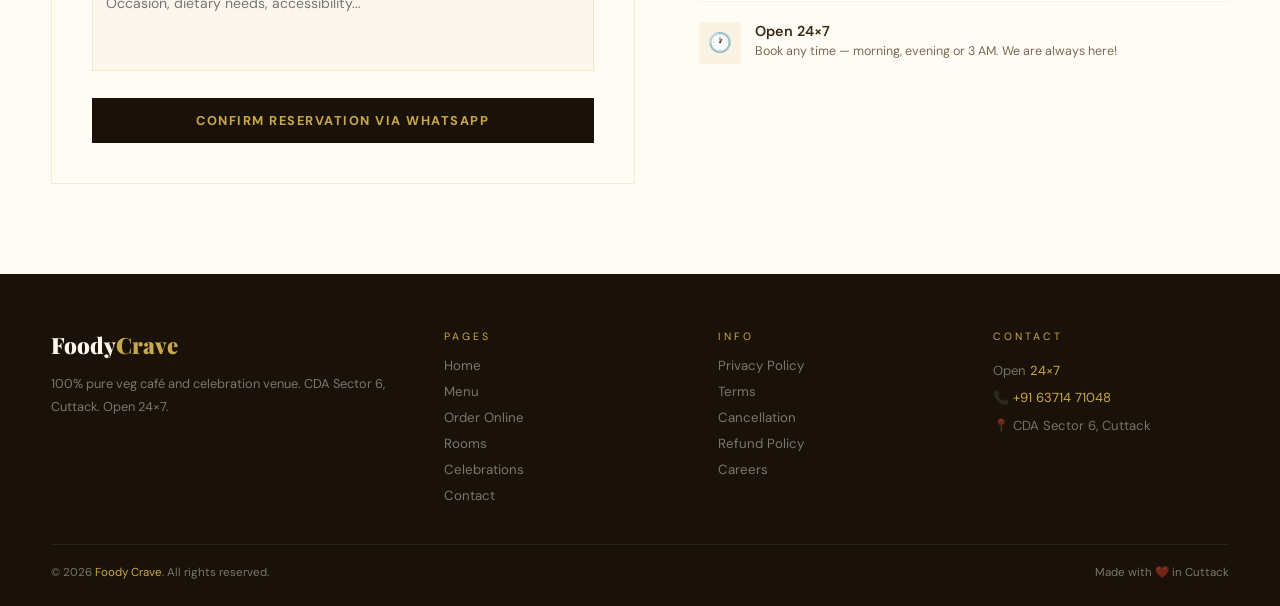
<file: rooms.html>
<!DOCTYPE html>
<html lang="en">
<head>
<meta charset="UTF-8">
<meta name="viewport" content="width=device-width,initial-scale=1.0">
<title>Private Rooms & Booking — Foody Crave</title>
<link rel="stylesheet" href="css/style.css">
</head>
<body>
<div class="toast" id="toast"></div>
<nav>
  <div class="nav-brand"><a href="index.html" class="nav-logo">Foody<span>Crave</span></a><div class="veg-pill"><div class="veg-dot"></div><span class="veg-txt">Pure Veg</span></div></div>
  <button class="ham" id="ham"><span></span><span></span><span></span></button>
  <ul class="nav-links" id="navLinks">
    <li><a href="index.html">Home</a></li><li><a href="menu.html">Menu</a></li><li><a href="order.html">Order</a></li><li><a href="rooms.html">Rooms</a></li><li><a href="celebrations.html">Celebrate</a></li><li><a href="gallery.html">Gallery</a></li><li><a href="about.html">About</a></li><li><a href="contact.html">Contact</a></li><li><a href="rooms.html" class="nav-cta">Book Now</a></li>
  </ul>
</nav>

<div class="page-hero">
  <div class="page-hero-bg"></div><div class="page-hero-pat"></div>
  <div class="page-hero-inner">
    <div class="page-hero-badge">Private · Exclusive · Memorable</div>
    <h1 class="page-hero-title">Our <em>Rooms</em></h1>
    <p class="page-hero-sub">Intimate spaces crafted for your most special moments</p>
  </div>
  <div class="breadcrumb"><a href="index.html">Home</a> › <span>Rooms</span></div>
</div>

<!-- ROOMS -->
<section class="sec">
  <div class="wrap">
    <div class="cx">
      <span class="lbl">Private Experiences</span>
      <h2 class="ttl">Choose Your <em>Space</em></h2>
      <div class="div"></div>
    </div>
    <div class="rooms-grid">
      <div class="room-card reveal">
        <div class="room-visual rv1"><div class="rv-glow"></div>🕯️</div>
        <div class="room-body">
          <div class="room-name">The Garden Room</div>
          <div class="room-desc">An intimate private dining space for up to 10 guests. Perfect for romantic dinners, family meals, and business lunches. Fully air-conditioned with customizable lighting and a curated playlist.</div>
          <div class="room-specs"><span class="room-spec"><b>Capacity:</b> Up to 10 guests</span><span class="room-spec"><b>Duration:</b> 2–4 hrs</span></div>
          <div class="room-price">₹1,500 <small>/ session + food</small></div>
          <button class="btn-room">Book The Garden Room</button>
        </div>
      </div>
      <div class="room-card reveal">
        <div class="room-visual rv2"><div class="rv-glow"></div>🎉</div>
        <div class="room-body">
          <div class="room-name">The Celebration Suite</div>
          <div class="room-desc">Our flagship celebration space for birthdays, anniversaries and milestones. Supports all decoration packages with a projector, premium speakers, dedicated staff and customizable décor.</div>
          <div class="room-specs"><span class="room-spec"><b>Capacity:</b> Up to 25 guests</span><span class="room-spec"><b>Duration:</b> 2–6 hrs</span></div>
          <div class="room-price">₹3,000 <small>/ session + package</small></div>
          <button class="btn-room">Book The Suite</button>
        </div>
      </div>
      <div class="room-card reveal" style="opacity:.75">
        <div class="room-visual rv3" style="position:relative"><div class="rv-glow"></div>🎬<div class="cs-badge">Coming Soon</div></div>
        <div class="room-body">
          <div class="room-name">The Theater Room</div>
          <div class="room-desc">An exclusive private mini-theater with a 120" 4K screen, Dolby Atmos surround sound and luxury recliner seating. Perfect for movie nights, sports screenings and private premiers.</div>
          <div class="room-specs"><span class="room-spec"><b>Capacity:</b> Up to 20 guests</span><span class="room-spec"><b>Duration:</b> 2–5 hrs</span></div>
          <div class="room-price" style="color:var(--muted)">Pricing TBA</div>
          <button class="btn-room off">Notify Me When Open</button>
        </div>
      </div>
    </div>
  </div>
</section>

<!-- TABLE BOOKING -->
<section class="sec" style="background:var(--warm)" id="table-booking">
  <div class="wrap">
    <div class="booking-grid">
      <div class="booking-form reveal">
        <div style="font-family:'Playfair Display',serif;font-size:1.2rem;color:var(--brown);margin-bottom:18px">📅 Reserve a Table</div>
        <div class="form-row">
          <div class="fg"><label class="fl2">Full Name *</label><input class="fi2" type="text" id="tName" placeholder="Your name"></div>
          <div class="fg"><label class="fl2">Phone *</label><input class="fi2" type="tel" id="tPhone" placeholder="+91 XXXXX XXXXX"></div>
        </div>
        <div class="form-row">
          <div class="fg"><label class="fl2">Date *</label><input class="fi2" type="date" id="tDate"></div>
          <div class="fg"><label class="fl2">Time Slot</label>
            <select class="fs2"><option>7:00 AM</option><option>9:00 AM</option><option>12:00 PM</option><option>1:00 PM</option><option>3:00 PM</option><option>7:00 PM</option><option>8:00 PM</option><option>10:00 PM</option><option>12:00 AM</option><option>2:00 AM</option></select>
          </div>
        </div>
        <div class="form-row">
          <div class="fg"><label class="fl2">Guests</label>
            <select class="fs2"><option>1–2 Guests</option><option>3–4 Guests</option><option>5–6 Guests</option><option>7–10 Guests</option><option>10+ Guests</option></select>
          </div>
          <div class="fg"><label class="fl2">Seating Preference</label>
            <select class="fs2"><option>No Preference</option><option>Window Seat</option><option>Outdoor Patio</option><option>Cozy Corner</option><option>Lounge Area</option></select>
          </div>
        </div>
        <div class="fg"><label class="fl2">Special Requests</label><textarea class="ft2" placeholder="Occasion, dietary needs, accessibility..."></textarea></div>
        <button class="btn-dark" id="reserveBtn" style="width:100%;margin-top:8px;padding:14px;font-size:.8rem;letter-spacing:1.5px">Confirm Reservation via WhatsApp</button>
      </div>
      <div>
        <span class="lbl">Dine-In Reservations</span>
        <h2 class="ttl">Reserve Your <em>Table</em></h2>
        <div class="div"></div>
        <div class="booking-feats">
          <div class="bfeat reveal"><div class="bfeat-icon">⚡</div><div><div class="bfeat-title">Instant Confirmation</div><div class="bfeat-desc">WhatsApp confirmation within minutes of your booking.</div></div></div>
          <div class="bfeat reveal"><div class="bfeat-icon">🌿</div><div><div class="bfeat-title">Curated Seating</div><div class="bfeat-desc">Window seats, cozy corners, outdoor patio or lounge — your choice.</div></div></div>
          <div class="bfeat reveal"><div class="bfeat-icon">🎂</div><div><div class="bfeat-title">Occasion Setup</div><div class="bfeat-desc">Celebrating something? Tell us and we'll prepare a special welcome.</div></div></div>
          <div class="bfeat reveal"><div class="bfeat-icon">🕐</div><div><div class="bfeat-title">Open 24×7</div><div class="bfeat-desc">Book any time — morning, evening or 3 AM. We are always here!</div></div></div>
        </div>
      </div>
    </div>
  </div>
</section>

<!-- MODAL -->
<div class="mo-ov" id="moOv">
  <div class="mo-box">
    <button class="mo-x" id="moX">✕</button>
    <div class="mo-t" id="moTitle">Book Your Experience</div>
    <div class="mo-s">Fill details — our team confirms via WhatsApp within 2 hours.</div>
    <div class="form-row">
      <div class="fg"><label class="fl2">Name</label><input class="fi2" type="text" id="moName" placeholder="Full name"></div>
      <div class="fg"><label class="fl2">Phone</label><input class="fi2" type="tel" id="moPhone" placeholder="+91 XXXXX XXXXX"></div>
    </div>
    <div class="form-row">
      <div class="fg"><label class="fl2">Date</label><input class="fi2" type="date" id="moDate"></div>
      <div class="fg"><label class="fl2">Time</label><input class="fi2" type="time"></div>
    </div>
    <div class="form-row">
      <div class="fg"><label class="fl2">Guests</label><input class="fi2" type="number" placeholder="No. of guests" min="1"></div>
      <div class="fg"><label class="fl2">Occasion</label>
        <select class="fs2" id="moOccasion"><option>Birthday</option><option>Anniversary</option><option>Proposal</option><option>Corporate</option><option>Baby Shower</option><option>Get-Together</option><option>Other</option></select>
      </div>
    </div>
    <div class="fg"><label class="fl2">Special Requests</label><textarea class="ft2" placeholder="Theme, decoration, dietary needs..."></textarea></div>
    <button class="btn-dark" id="moConfirm" style="width:100%;margin-top:10px;padding:13px;font-size:.8rem;letter-spacing:1.5px">Confirm Booking via WhatsApp →</button>
    <p style="text-align:center;font-size:.7rem;color:var(--muted);margin-top:8px">No advance payment required. Pay on arrival.</p>
  </div>
</div>

<footer>
  <div class="footer-inner">
    <div class="footer-grid">
      <div><a href="index.html" class="footer-logo">Foody<span>Crave</span></a><p class="footer-desc">100% pure veg café and celebration venue. CDA Sector 6, Cuttack. Open 24×7.</p></div>
      <div><div class="footer-col-title">Pages</div><div class="footer-links"><a href="index.html">Home</a><a href="menu.html">Menu</a><a href="order.html">Order Online</a><a href="rooms.html">Rooms</a><a href="celebrations.html">Celebrations</a><a href="contact.html">Contact</a></div></div>
      <div><div class="footer-col-title">Info</div><div class="footer-links"><a href="#">Privacy Policy</a><a href="#">Terms</a><a href="#">Cancellation</a><a href="#">Refund Policy</a><a href="#">Careers</a></div></div>
      <div><div class="footer-col-title">Contact</div><div class="footer-hours" style="color:rgba(255,255,255,.4)">Open <span style="color:var(--gold)">24×7</span><br>📞 <a href="tel:+916371471048" style="color:var(--gold)">+91 63714 71048</a><br>📍 CDA Sector 6, Cuttack</div></div>
    </div>
    <div class="footer-bottom"><div>© 2026 <em>Foody Crave</em>. All rights reserved.</div><div>Made with ❤️ in Cuttack</div></div>
  </div>
</footer>
<script src="js/script.js"></script>
</body>
</html>
</file>
<file: css/style.css>
/* ============================================================
   FOODY CRAVE — Shared Stylesheet
   ============================================================ */
@import url('https://fonts.googleapis.com/css2?family=Playfair+Display:ital,wght@0,400;0,700;0,900;1,400&family=DM+Sans:wght@300;400;500;600;700&display=swap');

/* ── VARIABLES ── */
:root {
  --cream:   #fdf6ec;
  --warm:    #fffbf5;
  --gold:    #c9a84c;
  --gold2:   #e8c96a;
  --deep:    #1a1208;
  --brown:   #5c3d1e;
  --rust:    #c4622d;
  --sage:    #7a8c6e;
  --charcoal:#2d2416;
  --muted:   #7a6a52;
  --text:    #3a2a12;
  --nav-h:   62px;
}

/* ── RESET ── */
*, *::before, *::after { margin:0; padding:0; box-sizing:border-box; }
html { scroll-behavior:auto; font-size:16px; }
body { font-family:'DM Sans',sans-serif; background:var(--cream); color:var(--text); overflow-x:hidden; width:100%; }
img, video, iframe, svg { max-width:100%; height:auto; display:block; }
a { text-decoration:none; color:inherit; }
button { font-family:'DM Sans',sans-serif; }
ul { list-style:none; }
* { word-break:break-word; overflow-wrap:break-word; }
section, main { scroll-margin-top:var(--nav-h); }

/* ── UTILITY ── */
.wrap     { max-width:1280px; margin:0 auto; width:100%; padding:0 clamp(14px,4vw,60px); }
.sec      { padding:clamp(52px,7vw,96px) 0; }
.lbl      { font-size:.68rem; letter-spacing:4px; text-transform:uppercase; color:var(--gold); margin-bottom:8px; display:block; }
.ttl      { font-family:'Playfair Display',serif; font-size:clamp(1.8rem,5vw,3rem); font-weight:900; color:var(--deep); line-height:1.1; }
.ttl em   { font-style:italic; color:var(--rust); font-weight:400; }
.ttl-lg   { font-size:clamp(2.2rem,6vw,3.8rem); }
.div      { width:56px; height:2px; background:linear-gradient(to right,var(--gold),transparent); margin:14px 0 32px; }
.cx       { text-align:center; }
.cx .div  { margin:14px auto 32px; }
.cx .ttl  { margin:0 auto; }

/* ── BUTTONS ── */
.btn-dark {
  background:var(--deep); color:var(--gold);
  padding:13px 30px; font-size:.8rem; letter-spacing:1.5px;
  text-transform:uppercase; font-weight:700; border:none; cursor:pointer;
  transition:all .3s; display:inline-block; white-space:nowrap;
}
.btn-dark:hover { background:var(--gold); color:var(--deep); }

.btn-outline {
  background:transparent; color:var(--deep);
  padding:13px 30px; font-size:.8rem; letter-spacing:1.5px;
  text-transform:uppercase; font-weight:700; border:2px solid var(--deep);
  cursor:pointer; transition:all .3s; display:inline-block; white-space:nowrap;
}
.btn-outline:hover { background:var(--deep); color:var(--cream); }

.btn-gold {
  background:var(--gold); color:var(--deep);
  padding:14px 32px; font-size:.82rem; letter-spacing:1.5px;
  text-transform:uppercase; font-weight:700; border:none; cursor:pointer;
  width:100%; transition:all .3s;
  display:flex; align-items:center; justify-content:center; gap:8px;
}
.btn-gold:hover { background:var(--gold2); }

.btn-wa {
  background:#25D366; color:#fff;
  padding:14px 32px; font-size:.85rem; font-weight:700;
  letter-spacing:1px; text-transform:uppercase; border:none; cursor:pointer;
  width:100%; transition:all .3s;
  display:flex; align-items:center; justify-content:center; gap:8px;
  margin-bottom:8px;
}
.btn-wa:hover { background:#128C7E; }

/* ── TAGS ── */
.tag { font-size:.6rem; letter-spacing:1px; text-transform:uppercase; padding:2px 7px; }
.tv  { background:rgba(122,140,110,.1); color:var(--sage); border:1px solid var(--sage); }
.ts  { background:rgba(196,98,45,.1);   color:var(--rust); border:1px solid var(--rust); }
.tk  { background:rgba(201,168,76,.1);  color:var(--gold); border:1px solid var(--gold); }

/* ── FORMS ── */
.fg      { margin-bottom:14px; }
.fl      { font-size:.68rem; letter-spacing:1.5px; text-transform:uppercase; color:rgba(255,255,255,.4); margin-bottom:5px; display:block; }
.fl2     { font-size:.68rem; letter-spacing:1.5px; text-transform:uppercase; color:var(--muted); margin-bottom:5px; display:block; }
input.fi, select.fs, textarea.ft {
  width:100%; background:rgba(255,255,255,.07); border:1px solid rgba(201,168,76,.25);
  color:var(--cream); padding:10px 13px; font-size:.88rem;
  font-family:'DM Sans',sans-serif; outline:none; transition:border-color .3s;
}
input.fi:focus, select.fs:focus, textarea.ft:focus { border-color:var(--gold); }
select.fs option { background:var(--charcoal); }
textarea.ft { height:88px; resize:none; }
input.fi2, select.fs2, textarea.ft2 {
  width:100%; background:var(--cream); border:1px solid rgba(201,168,76,.2);
  color:var(--text); padding:10px 13px; font-size:.88rem;
  font-family:'DM Sans',sans-serif; outline:none; transition:border-color .3s;
}
input.fi2:focus, select.fs2:focus, textarea.ft2:focus { border-color:var(--gold); }
textarea.ft2 { height:88px; resize:none; }
.form-row { display:grid; grid-template-columns:1fr 1fr; gap:12px; }

/* ─────────────────────────────────────────────
   NAV
───────────────────────────────────────────── */
nav {
  position:fixed; top:0; left:0; right:0; z-index:900;
  display:flex; align-items:center; justify-content:space-between;
  padding:0 clamp(12px,4vw,40px); height:var(--nav-h);
  background:rgba(253,246,236,.97); backdrop-filter:blur(16px);
  border-bottom:1px solid rgba(201,168,76,.2);
}
.nav-brand { display:flex; align-items:center; gap:10px; flex-shrink:0; }
.nav-logo  { font-family:'Playfair Display',serif; font-size:clamp(1.1rem,4vw,1.55rem); font-weight:900; color:var(--deep); white-space:nowrap; }
.nav-logo span { color:var(--gold); }
.veg-pill  { display:flex; align-items:center; gap:4px; background:rgba(122,140,110,.1); border:1px solid var(--sage); padding:3px 8px; }
.veg-dot   { width:8px; height:8px; background:var(--sage); border-radius:50%; }
.veg-txt   { font-size:.56rem; letter-spacing:1.5px; text-transform:uppercase; font-weight:700; color:#5a7050; }
.nav-links { display:flex; align-items:center; gap:20px; }
.nav-links a {
  font-size:.72rem; font-weight:500; letter-spacing:1px;
  text-transform:uppercase; color:var(--text); transition:color .3s; white-space:nowrap;
  position:relative; padding-bottom:3px;
}
.nav-links a::after {
  content:''; position:absolute; bottom:0; left:0; width:0; height:1px;
  background:var(--gold); transition:width .3s;
}
.nav-links a:hover { color:var(--gold); }
.nav-links a:hover::after { width:100%; }
.nav-links a.active { color:var(--gold); }
.nav-links a.active::after { width:100%; }
.nav-cta { background:var(--deep)!important; color:var(--gold)!important; padding:8px 16px; font-weight:700!important; }
.nav-cta::after { display:none!important; }
.nav-cta:hover { background:var(--gold)!important; color:var(--deep)!important; }
.ham { display:none; flex-direction:column; gap:5px; background:none; border:none; cursor:pointer; padding:4px; flex-shrink:0; }
.ham span { display:block; width:22px; height:2px; background:var(--deep); transition:all .3s; }
.ham.open span:nth-child(1) { transform:translateY(7px) rotate(45deg); }
.ham.open span:nth-child(2) { opacity:0; }
.ham.open span:nth-child(3) { transform:translateY(-7px) rotate(-45deg); }

/* ─────────────────────────────────────────────
   PAGE HERO (shared)
───────────────────────────────────────────── */
.page-hero {
  min-height:42vh; display:flex; align-items:center; justify-content:center;
  position:relative; overflow:hidden;
  padding:calc(var(--nav-h) + 40px) clamp(14px,5vw,60px) 50px;
  text-align:center;
}
.page-hero-bg {
  position:absolute; inset:0;
  background:linear-gradient(160deg,#1a1208 0%,#2d2416 60%,#3d2a12 100%);
}
.page-hero-pat {
  position:absolute; inset:0; opacity:.04;
  background-image:url("data:image/svg+xml,%3Csvg width='60' height='60' viewBox='0 0 60 60' xmlns='http://www.w3.org/2000/svg'%3E%3Cpath d='M36 34v-4h-2v4h-4v2h4v4h2v-4h4v-2h-4z' fill='%23c9a84c'/%3E%3C/svg%3E");
}
.page-hero-inner { position:relative; max-width:700px; }
.page-hero-badge { display:inline-block; font-size:.65rem; letter-spacing:3px; text-transform:uppercase; color:var(--gold); border:1px solid rgba(201,168,76,.5); padding:5px 16px; margin-bottom:18px; }
.page-hero-title { font-family:'Playfair Display',serif; font-size:clamp(2.4rem,8vw,5rem); font-weight:900; color:var(--cream); line-height:1; margin-bottom:14px; }
.page-hero-title em { font-style:italic; color:var(--gold); font-weight:400; }
.page-hero-sub { font-family:'Playfair Display',serif; font-size:clamp(.95rem,2.5vw,1.2rem); color:rgba(255,255,255,.55); font-style:italic; }

/* Breadcrumb */
.breadcrumb { position:absolute; bottom:20px; left:50%; transform:translateX(-50%); display:flex; align-items:center; gap:8px; font-size:.72rem; color:rgba(255,255,255,.4); white-space:nowrap; }
.breadcrumb a { color:rgba(255,255,255,.5); transition:color .3s; }
.breadcrumb a:hover { color:var(--gold); }
.breadcrumb span { color:var(--gold); }

/* ─────────────────────────────────────────────
   FOOTER
───────────────────────────────────────────── */
footer { background:var(--deep); color:rgba(255,255,255,.42); padding:clamp(36px,6vw,56px) 0 clamp(16px,3vw,26px); }
.footer-inner { max-width:1280px; margin:0 auto; padding:0 clamp(14px,4vw,60px); }
.footer-grid { display:grid; grid-template-columns:1.5fr 1fr 1fr 1fr; gap:clamp(18px,3vw,44px); margin-bottom:40px; }
.footer-logo { font-family:'Playfair Display',serif; font-size:1.4rem; font-weight:900; color:var(--cream); margin-bottom:12px; display:block; }
.footer-logo span { color:var(--gold); }
.footer-desc { font-size:.8rem; line-height:1.85; margin-bottom:14px; }
.footer-col-title { font-size:.66rem; letter-spacing:3px; text-transform:uppercase; color:var(--gold); margin-bottom:14px; }
.footer-links { display:flex; flex-direction:column; gap:9px; }
.footer-links a { color:rgba(255,255,255,.42); font-size:.83rem; transition:color .3s; }
.footer-links a:hover { color:var(--gold); }
.footer-hours { font-size:.82rem; line-height:2.1; }
.footer-bottom { border-top:1px solid rgba(255,255,255,.07); padding-top:20px; display:flex; justify-content:space-between; align-items:center; font-size:.72rem; flex-wrap:wrap; gap:6px; }
.footer-bottom em { color:var(--gold); font-style:normal; }
.footer-socials { display:flex; gap:8px; margin-top:16px; }
.footer-social-btn { width:36px; height:36px; border:1px solid rgba(201,168,76,.3); display:flex; align-items:center; justify-content:center; font-size:.85rem; color:rgba(255,255,255,.4); transition:all .3s; }
.footer-social-btn:hover { background:var(--gold); color:var(--deep); border-color:var(--gold); }

/* ─────────────────────────────────────────────
   TOAST + CART FAB
───────────────────────────────────────────── */
.toast {
  position:fixed; bottom:84px; left:18px; right:18px; max-width:340px;
  background:var(--deep); color:var(--gold); padding:12px 16px; font-size:.82rem;
  z-index:3000; transform:translateY(120px);
  transition:transform .4s cubic-bezier(.16,1,.3,1); border-left:3px solid var(--gold);
}
.toast.show { transform:translateY(0); }
.cart-fab {
  position:fixed; bottom:22px; left:18px; background:var(--deep); color:var(--gold);
  width:50px; height:50px; border-radius:50%; display:flex; align-items:center;
  justify-content:center; font-size:1.1rem; cursor:pointer; z-index:800;
  box-shadow:0 5px 20px rgba(0,0,0,.3); border:1px solid rgba(201,168,76,.3); transition:all .3s;
}
.cart-fab:hover { background:var(--gold); color:var(--deep); }
.cart-n {
  position:absolute; top:-3px; right:-3px; background:#c4622d; color:#fff;
  border-radius:50%; width:17px; height:17px; font-size:.62rem; font-weight:700;
  display:flex; align-items:center; justify-content:center;
}

/* ─────────────────────────────────────────────
   BOOKING / CHECKOUT MODAL
───────────────────────────────────────────── */
.mo-ov {
  position:fixed; inset:0; background:rgba(0,0,0,.85); z-index:2000;
  display:flex; align-items:center; justify-content:center; padding:14px;
  opacity:0; pointer-events:none; transition:opacity .3s; backdrop-filter:blur(6px);
}
.mo-ov.open { opacity:1; pointer-events:all; }
.mo-box {
  background:var(--cream); width:100%; max-width:540px; max-height:90vh;
  overflow-y:auto; padding:clamp(18px,5vw,40px); position:relative;
  transform:translateY(20px); transition:transform .3s;
}
.mo-ov.open .mo-box { transform:translateY(0); }
.mo-x { position:absolute; top:14px; right:14px; background:none; border:none; font-size:1.3rem; cursor:pointer; color:var(--muted); }
.mo-x:hover { color:var(--rust); }
.mo-t { font-family:'Playfair Display',serif; font-size:1.5rem; color:var(--deep); margin-bottom:4px; }
.mo-s { color:var(--muted); font-size:.83rem; margin-bottom:22px; }

/* Checkout overlay */
.co-ov {
  position:fixed; inset:0; background:rgba(0,0,0,.88); z-index:2100;
  display:flex; align-items:center; justify-content:center; padding:14px;
  opacity:0; pointer-events:none; transition:opacity .3s;
}
.co-ov.open { opacity:1; pointer-events:all; }
.co-box { background:var(--cream); width:100%; max-width:480px; max-height:88vh; overflow-y:auto; }
.co-head { background:var(--deep); padding:17px 20px; display:flex; justify-content:space-between; align-items:center; position:sticky; top:0; z-index:1; }
.co-head h3 { font-family:'Playfair Display',serif; color:var(--gold); font-size:1.2rem; }
.co-x2 { background:none; border:none; color:rgba(255,255,255,.5); font-size:1.4rem; cursor:pointer; }
.co-x2:hover { color:var(--rust); }
.co-body { padding:20px; }
.co-notice { background:rgba(122,140,110,.08); border:1px solid rgba(122,140,110,.3); padding:12px 14px; display:flex; gap:8px; align-items:flex-start; margin-bottom:16px; font-size:.82rem; color:#5a7050; line-height:1.5; }
.co-sec { margin-bottom:16px; padding-bottom:16px; border-bottom:1px solid rgba(201,168,76,.12); }
.co-sec:last-child { border:none; margin:0; padding:0; }
.co-st { font-size:.64rem; letter-spacing:2px; text-transform:uppercase; color:var(--gold); margin-bottom:10px; }
.co-row { display:flex; justify-content:space-between; gap:10px; margin-bottom:6px; font-size:.84rem; }
.co-row span:first-child { color:var(--muted); flex-shrink:0; }
.co-row span:last-child { color:var(--deep); font-weight:600; text-align:right; }
.co-oid { font-family:monospace; background:var(--deep); color:var(--gold); padding:2px 7px; font-size:.76rem; }
.co-items { background:var(--warm); border:1px solid rgba(201,168,76,.15); padding:12px; font-size:.83rem; line-height:1.8; white-space:pre-wrap; color:var(--text); }
.btn-back { background:transparent; color:var(--muted); padding:10px; font-size:.78rem; border:1px solid rgba(201,168,76,.2); cursor:pointer; width:100%; transition:all .3s; }
.btn-back:hover { border-color:var(--rust); color:var(--rust); }

/* ─────────────────────────────────────────────
   VEG BADGE
───────────────────────────────────────────── */
.veg-badge { display:inline-flex; align-items:center; gap:7px; background:rgba(122,140,110,.1); border:1.5px solid var(--sage); padding:5px 14px; margin-bottom:22px; }
.vb-icon { width:12px; height:12px; border:2px solid var(--sage); background:#fff; position:relative; flex-shrink:0; }
.vb-icon::after { content:''; position:absolute; inset:2px; background:var(--sage); }
.vb-txt { font-size:.68rem; letter-spacing:2px; text-transform:uppercase; font-weight:700; color:#5a7050; }

/* ─────────────────────────────────────────────
   INDEX — HERO
───────────────────────────────────────────── */
.home-hero {
  min-height:100svh; display:flex; align-items:center; justify-content:center;
  position:relative; overflow:hidden; padding:calc(var(--nav-h) + 20px) clamp(14px,5vw,60px) 60px;
}
.home-hero-bg {
  position:absolute; inset:0;
  background:radial-gradient(ellipse 60% 80% at 20% 50%,rgba(201,168,76,.08),transparent 70%),
  linear-gradient(160deg,#fdf6ec 0%,#f5ead4 40%,#ede0c4 100%);
}
.home-hero-pat {
  position:absolute; inset:0; opacity:.03;
  background-image:url("data:image/svg+xml,%3Csvg width='60' height='60' viewBox='0 0 60 60' xmlns='http://www.w3.org/2000/svg'%3E%3Cpath d='M36 34v-4h-2v4h-4v2h4v4h2v-4h4v-2h-4z' fill='%23c9a84c'/%3E%3C/svg%3E");
}
.home-hero-inner { position:relative; text-align:center; width:100%; max-width:700px; }
.home-badge { display:inline-block; font-size:.65rem; letter-spacing:3px; text-transform:uppercase; color:var(--gold); border:1px solid var(--gold); padding:5px 16px; margin-bottom:18px; }
.home-title { font-family:'Playfair Display',serif; font-size:clamp(3rem,13vw,7.5rem); font-weight:900; line-height:.92; color:var(--deep); margin-bottom:10px; }
.home-title em { font-style:italic; color:var(--gold); font-weight:400; }
.home-sub { font-family:'Playfair Display',serif; font-size:clamp(.95rem,3vw,1.3rem); color:var(--muted); font-style:italic; margin-bottom:22px; }
.home-btns { display:flex; gap:12px; justify-content:center; flex-wrap:wrap; }
.home-scroll { position:absolute; bottom:32px; left:50%; transform:translateX(-50%); display:flex; flex-direction:column; align-items:center; gap:7px; }
.home-scroll span { font-size:.62rem; letter-spacing:3px; text-transform:uppercase; color:var(--muted); }
.scroll-line { width:1px; height:42px; background:linear-gradient(to bottom,var(--gold),transparent); animation:scr 2s infinite; }
@keyframes scr { 0%,100%{opacity:1;}50%{opacity:.25;} }

/* ─────────────────────────────────────────────
   STATS BAR
───────────────────────────────────────────── */
.stats-bar { background:var(--deep); padding:36px 0; }
.stats-inner { display:grid; grid-template-columns:repeat(4,1fr); gap:20px; }
.stat-item { text-align:center; padding:0 10px; border-right:1px solid rgba(201,168,76,.15); }
.stat-item:last-child { border:none; }
.stat-num { font-family:'Playfair Display',serif; font-size:clamp(1.8rem,4vw,2.6rem); font-weight:900; color:var(--gold); line-height:1; }
.stat-lbl { font-size:.72rem; letter-spacing:1px; color:rgba(255,255,255,.4); margin-top:5px; }

/* ─────────────────────────────────────────────
   FEATURE CARDS
───────────────────────────────────────────── */
.feat-grid { display:grid; grid-template-columns:repeat(auto-fill,minmax(min(240px,100%),1fr)); gap:20px; margin-top:40px; }
.feat-card { background:var(--warm); border:1px solid rgba(201,168,76,.15); padding:28px 24px; transition:all .3s; }
.feat-card:hover { border-color:var(--gold); transform:translateY(-3px); box-shadow:0 8px 28px rgba(0,0,0,.07); }
.feat-icon { font-size:2rem; margin-bottom:12px; }
.feat-title { font-weight:700; color:var(--deep); font-size:.95rem; margin-bottom:6px; }
.feat-desc { font-size:.82rem; color:var(--muted); line-height:1.65; }

/* ─────────────────────────────────────────────
   MENU PAGE
───────────────────────────────────────────── */
.menu-tabs { display:flex; border-bottom:2px solid rgba(201,168,76,.2); overflow-x:auto; -webkit-overflow-scrolling:touch; scrollbar-width:none; margin-bottom:32px; }
.menu-tabs::-webkit-scrollbar { display:none; }
.menu-tab { padding:11px 20px; font-size:.74rem; letter-spacing:1px; text-transform:uppercase; font-weight:600; cursor:pointer; border:none; background:none; color:var(--muted); border-bottom:2px solid transparent; margin-bottom:-2px; transition:all .3s; white-space:nowrap; flex-shrink:0; }
.menu-tab.on { color:var(--gold); border-bottom-color:var(--gold); }
.panel { display:none!important; }
.panel.on { display:block!important; }
.cat-title { font-family:'Playfair Display',serif; font-size:1.2rem; color:var(--brown); margin-bottom:3px; font-style:italic; }
.cat-desc  { font-size:.8rem; color:var(--muted); margin-bottom:18px; }
.menu-grid { display:grid; grid-template-columns:repeat(auto-fill,minmax(min(270px,100%),1fr)); gap:14px; margin-bottom:36px; }
.menu-item { background:var(--cream); border:1px solid rgba(201,168,76,.15); padding:16px 14px 44px; position:relative; transition:all .3s; }
.menu-item:hover { border-color:var(--gold); transform:translateY(-2px); box-shadow:0 6px 20px rgba(0,0,0,.06); }
.mi-head { display:flex; justify-content:space-between; align-items:flex-start; gap:6px; margin-bottom:5px; }
.mi-name  { font-weight:600; font-size:.92rem; color:var(--deep); }
.mi-price { font-family:'Playfair Display',serif; font-weight:700; color:var(--gold); font-size:.98rem; flex-shrink:0; }
.mi-desc  { font-size:.78rem; color:var(--muted); line-height:1.55; margin-bottom:8px; }
.mi-tags  { display:flex; gap:4px; flex-wrap:wrap; }
.add-btn  { position:absolute; bottom:12px; right:12px; background:var(--deep); color:var(--gold); border:none; width:28px; height:28px; border-radius:50%; font-size:1rem; cursor:pointer; transition:all .3s; display:flex; align-items:center; justify-content:center; }
.add-btn:hover { background:var(--gold); color:var(--deep); }

/* Addons */
.addon-grid { display:grid; grid-template-columns:repeat(auto-fill,minmax(min(180px,100%),1fr)); gap:8px; }
.addon-item { border:1px dashed rgba(201,168,76,.4); padding:10px 12px; display:flex; justify-content:space-between; align-items:center; cursor:pointer; transition:all .3s; }
.addon-item:hover { background:rgba(201,168,76,.05); border-color:var(--gold); }
.addon-name  { font-size:.8rem; font-weight:500; }
.addon-price { font-size:.78rem; color:var(--gold); font-weight:600; }

/* ─────────────────────────────────────────────
   ORDER PAGE
───────────────────────────────────────────── */
.order-section { background:linear-gradient(135deg,var(--deep),var(--charcoal)); }
.order-grid { display:grid; grid-template-columns:1fr 1.2fr; gap:clamp(20px,4vw,52px); align-items:start; margin-top:36px; }
.order-info p  { line-height:1.8; margin-bottom:16px; font-size:.9rem; color:rgba(255,255,255,.65); }
.del-opts      { display:flex; gap:8px; margin-bottom:24px; flex-wrap:wrap; }
.del-opt       { flex:1; min-width:80px; border:1px solid rgba(201,168,76,.3); padding:14px 8px; text-align:center; cursor:pointer; transition:all .3s; color:var(--cream); }
.del-opt.on    { border-color:var(--gold); background:rgba(201,168,76,.08); }
.del-icon      { font-size:1.3rem; margin-bottom:5px; }
.del-lbl       { font-size:.68rem; letter-spacing:1px; text-transform:uppercase; }
.order-form-box{ background:rgba(255,255,255,.04); border:1px solid rgba(201,168,76,.2); padding:clamp(18px,4vw,32px); }
.order-form-title { font-family:'Playfair Display',serif; font-size:1.2rem; color:var(--gold); margin-bottom:18px; }

/* ─────────────────────────────────────────────
   ROOMS PAGE
───────────────────────────────────────────── */
.rooms-grid { display:grid; grid-template-columns:repeat(auto-fit,minmax(min(280px,100%),1fr)); gap:20px; margin-top:40px; }
.room-card  { border:1px solid rgba(201,168,76,.2); background:var(--cream); transition:all .4s; overflow:hidden; }
.room-card:hover { transform:translateY(-5px); box-shadow:0 16px 48px rgba(0,0,0,.1); }
.room-visual { height:clamp(130px,18vw,200px); display:flex; align-items:center; justify-content:center; font-size:clamp(2.2rem,5vw,3.2rem); position:relative; }
.rv1 { background:linear-gradient(135deg,#2d1f0e,#4a2c0a); }
.rv2 { background:linear-gradient(135deg,#1a0a2e,#3d1a6e); }
.rv3 { background:linear-gradient(135deg,#0a1a1a,#0d3333); }
.rv-glow { position:absolute; inset:0; background:radial-gradient(circle at center,rgba(201,168,76,.15),transparent 70%); }
.cs-badge { position:absolute; top:12px; right:12px; background:var(--gold); color:var(--deep); font-size:.6rem; letter-spacing:2px; text-transform:uppercase; padding:4px 9px; font-weight:700; }
.room-body  { padding:clamp(14px,3vw,24px); }
.room-name  { font-family:'Playfair Display',serif; font-size:1.2rem; font-weight:700; color:var(--deep); margin-bottom:6px; }
.room-desc  { font-size:.8rem; color:var(--muted); line-height:1.65; margin-bottom:12px; }
.room-specs { display:flex; gap:14px; flex-wrap:wrap; margin-bottom:12px; }
.room-spec  { font-size:.75rem; color:var(--muted); }
.room-spec b{ color:var(--brown); }
.room-price { font-family:'Playfair Display',serif; font-size:1.05rem; color:var(--gold); font-weight:700; margin-bottom:12px; }
.room-price small { font-size:.72rem; font-family:'DM Sans',sans-serif; font-weight:400; color:var(--muted); }
.btn-room   { display:block; text-align:center; background:var(--deep); color:var(--gold); padding:11px; font-size:.73rem; letter-spacing:1.5px; text-transform:uppercase; font-weight:600; border:none; cursor:pointer; width:100%; transition:all .3s; }
.btn-room:hover { background:var(--gold); color:var(--deep); }
.btn-room.off { opacity:.45; cursor:not-allowed; pointer-events:none; }

/* Table booking */
.booking-grid { display:grid; grid-template-columns:1.1fr 1fr; gap:clamp(20px,5vw,64px); align-items:start; }
.booking-form { background:var(--warm); border:1px solid rgba(201,168,76,.2); padding:clamp(18px,4vw,40px); }
.booking-feats { display:flex; flex-direction:column; gap:20px; }
.bfeat        { display:flex; gap:14px; align-items:flex-start; padding-bottom:18px; border-bottom:1px solid rgba(201,168,76,.1); }
.bfeat:last-child { border:none; }
.bfeat-icon   { width:42px; height:42px; background:rgba(201,168,76,.1); display:flex; align-items:center; justify-content:center; font-size:1.2rem; flex-shrink:0; }
.bfeat-title  { font-weight:600; margin-bottom:2px; font-size:.9rem; }
.bfeat-desc   { font-size:.78rem; color:var(--muted); line-height:1.55; }

/* ─────────────────────────────────────────────
   CELEBRATIONS PAGE
───────────────────────────────────────────── */
.pkg-grid { display:grid; grid-template-columns:repeat(auto-fit,minmax(min(270px,100%),1fr)); gap:20px; margin-top:40px; }
.pkg-card { border:1px solid rgba(201,168,76,.2); padding:clamp(20px,3vw,34px); position:relative; transition:all .4s; overflow:hidden; }
.pkg-card::before { content:''; position:absolute; top:0; left:0; right:0; height:3px; background:linear-gradient(to right,var(--gold),var(--gold2)); transform:scaleX(0); transform-origin:left; transition:transform .4s; }
.pkg-card:hover::before, .pkg-card.feat::before { transform:scaleX(1); }
.pkg-card:hover { background:rgba(255,255,255,.03); transform:translateY(-3px); }
.pkg-card.feat  { background:rgba(201,168,76,.06); border-color:var(--gold); }
.pkg-tier  { font-size:.63rem; letter-spacing:3px; text-transform:uppercase; color:var(--gold); margin-bottom:8px; }
.pkg-name  { font-family:'Playfair Display',serif; font-size:clamp(1.3rem,3vw,1.6rem); color:var(--cream); font-weight:900; margin-bottom:5px; }
.pkg-price { font-family:'Playfair Display',serif; font-size:clamp(1.4rem,4vw,1.9rem); color:var(--gold); font-weight:700; margin-bottom:20px; }
.pkg-price span { font-size:.82rem; font-family:'DM Sans',sans-serif; font-weight:400; color:rgba(255,255,255,.3); }
.pkg-list  { list-style:none; margin-bottom:20px; }
.pkg-list li { font-size:.84rem; color:rgba(255,255,255,.6); padding:6px 0; border-bottom:1px solid rgba(255,255,255,.05); display:flex; gap:7px; align-items:flex-start; line-height:1.5; }
.pkg-list li::before { content:'✦'; color:var(--gold); font-size:.52rem; flex-shrink:0; margin-top:4px; }
.addons-lbl { font-size:.63rem; letter-spacing:2px; text-transform:uppercase; color:rgba(255,255,255,.3); margin-bottom:8px; }
.chips      { display:flex; flex-wrap:wrap; gap:6px; margin-bottom:18px; }
.chip       { font-size:.68rem; padding:3px 8px; border:1px solid rgba(201,168,76,.3); color:rgba(255,255,255,.4); cursor:pointer; transition:all .2s; }
.chip:hover { border-color:var(--gold); color:var(--gold); }

/* ─────────────────────────────────────────────
   GALLERY PAGE
───────────────────────────────────────────── */
.gallery-grid { display:grid; grid-template-columns:repeat(4,1fr); grid-auto-rows:minmax(120px,auto); gap:10px; margin-top:36px; }
.g-item { overflow:hidden; position:relative; cursor:pointer; display:flex; align-items:center; justify-content:center; font-size:clamp(1.8rem,4vw,3rem); transition:transform .4s; }
.g-item:hover { transform:scale(1.02); z-index:2; }
.g-item:nth-child(1) { grid-column:span 2; grid-row:span 2; background:linear-gradient(135deg,#2d1a08,#5c3d1e); }
.g-item:nth-child(2) { background:linear-gradient(135deg,#1a1208,#3d2a12); }
.g-item:nth-child(3) { background:linear-gradient(135deg,#0d1a10,#2a4a20); }
.g-item:nth-child(4) { background:linear-gradient(135deg,#2d0d0d,#6b2020); }
.g-item:nth-child(5) { background:linear-gradient(135deg,#1a0d2e,#4a2080); }
.g-item:nth-child(6) { background:linear-gradient(135deg,#0a1a2e,#1a4080); }
.g-item:nth-child(7) { background:linear-gradient(135deg,#1a200a,#3d4820); }
.g-item:nth-child(8) { background:linear-gradient(135deg,#200a1a,#481040); }
.g-item:nth-child(9) { background:linear-gradient(135deg,#0a2010,#103820); }
.g-overlay { position:absolute; inset:0; background:rgba(0,0,0,.55); opacity:0; transition:opacity .3s; display:flex; align-items:center; justify-content:center; color:var(--gold); font-size:.76rem; font-weight:600; letter-spacing:2px; text-transform:uppercase; }
.g-item:hover .g-overlay { opacity:1; }

/* ─────────────────────────────────────────────
   CONTACT / LOCATOR PAGE
───────────────────────────────────────────── */
.contact-grid { display:grid; grid-template-columns:1fr 1.5fr; gap:clamp(22px,5vw,64px); }
.contact-items { display:flex; flex-direction:column; gap:22px; }
.c-item   { display:flex; gap:14px; align-items:flex-start; }
.c-icon   { width:42px; height:42px; background:var(--deep); display:flex; align-items:center; justify-content:center; font-size:1rem; flex-shrink:0; }
.c-title  { font-weight:700; color:var(--deep); margin-bottom:2px; font-size:.9rem; }
.c-val    { font-size:.84rem; color:var(--muted); line-height:1.7; }
.c-val a  { color:var(--gold); }
.contact-form { background:var(--warm); border:1px solid rgba(201,168,76,.2); padding:clamp(18px,4vw,36px); }
.contact-form-title { font-family:'Playfair Display',serif; font-size:1.2rem; color:var(--deep); margin-bottom:18px; }
.socials  { display:flex; gap:8px; margin-top:20px; flex-wrap:wrap; }
.social-btn { width:40px; height:40px; border:1px solid rgba(201,168,76,.3); display:flex; align-items:center; justify-content:center; font-size:.9rem; color:var(--muted); transition:all .3s; }
.social-btn:hover { background:var(--deep); color:var(--gold); }

/* Map */
.map-box { background:linear-gradient(135deg,#e8dcc8,#d4c4a0); border:1px solid rgba(201,168,76,.3); position:relative; overflow:hidden; height:clamp(240px,35vw,420px); margin-top:40px; }
.map-grid { position:absolute; inset:0; background-image:linear-gradient(rgba(201,168,76,.07) 1px,transparent 1px),linear-gradient(90deg,rgba(201,168,76,.07) 1px,transparent 1px); background-size:40px 40px; }
.road { position:absolute; background:rgba(255,255,255,.65); }
.rh1 { top:35%;left:0;right:0;height:7px; }
.rh2 { top:60%;left:0;right:0;height:4px; }
.rh3 { top:18%;left:0;right:0;height:3px; }
.rv1 { left:30%;top:0;bottom:0;width:7px; }
.rv2 { left:60%;top:0;bottom:0;width:4px; }
.rv3 { left:15%;top:0;bottom:0;width:3px; }
.rv4 { left:80%;top:0;bottom:0;width:3px; }
.map-pin { position:absolute; transform:translate(-50%,-100%); display:flex; flex-direction:column; align-items:center; z-index:2; }
.pin-bubble { background:var(--deep); color:var(--gold); padding:5px 10px; font-size:.66rem; font-weight:700; white-space:nowrap; position:relative; }
.pin-bubble::after { content:''; position:absolute; top:100%; left:50%; transform:translateX(-50%); border:5px solid transparent; border-top-color:var(--deep); }
.pin-dot { width:12px; height:12px; background:var(--gold); border-radius:50%; border:3px solid var(--deep); margin-top:4px; animation:pulse 2s infinite; }
@keyframes pulse { 0%,100%{box-shadow:0 0 0 3px rgba(201,168,76,.2);}50%{box-shadow:0 0 0 7px rgba(201,168,76,.05);} }
.map-lbl { position:absolute; font-size:.62rem; color:rgba(50,35,15,.5); font-weight:500; }
.map-park { position:absolute; background:rgba(122,140,110,.22); border:1px dashed var(--sage); padding:4px 8px; font-size:.6rem; color:#5a7050; font-weight:600; white-space:nowrap; }
.loc-cards { display:flex; flex-direction:column; gap:12px; margin-bottom:20px; }
.loc-card { padding:16px; border:1px solid rgba(201,168,76,.2); cursor:pointer; transition:all .3s; position:relative; background:var(--warm); }
.loc-card.on, .loc-card:hover { border-color:var(--gold); }
.loc-card.on::before { content:''; position:absolute; left:0; top:0; bottom:0; width:3px; background:var(--gold); }
.loc-name { font-weight:700; color:var(--deep); margin-bottom:2px; font-size:.9rem; }
.loc-addr { font-size:.76rem; color:var(--muted); margin-bottom:7px; line-height:1.5; }
.loc-meta { display:flex; gap:10px; font-size:.72rem; color:var(--muted); flex-wrap:wrap; }
.loc-badge { position:absolute; top:10px; right:10px; background:rgba(122,140,110,.12); color:var(--sage); font-size:.58rem; letter-spacing:1px; padding:2px 6px; text-transform:uppercase; }

/* ─────────────────────────────────────────────
   ABOUT PAGE
───────────────────────────────────────────── */
.about-grid { display:grid; grid-template-columns:1fr 1fr; gap:clamp(24px,5vw,72px); align-items:center; }
.about-img-box { background:linear-gradient(135deg,#2d1a08,#5c3d1e); height:clamp(280px,40vw,440px); display:flex; align-items:center; justify-content:center; font-size:clamp(3rem,8vw,6rem); position:relative; overflow:hidden; }
.about-img-box::before { content:''; position:absolute; inset:0; background:radial-gradient(circle at 40% 40%,rgba(201,168,76,.15),transparent 60%); }
.about-txt  { font-size:clamp(.88rem,2vw,1rem); line-height:1.85; color:var(--muted); margin-bottom:16px; }
.values-grid { display:grid; grid-template-columns:1fr 1fr; gap:14px; margin-top:28px; }
.value-item { background:var(--warm); border:1px solid rgba(201,168,76,.15); padding:18px; }
.value-icon { font-size:1.4rem; margin-bottom:7px; }
.value-title { font-weight:700; color:var(--deep); font-size:.88rem; margin-bottom:4px; }
.value-desc  { font-size:.78rem; color:var(--muted); line-height:1.55; }

/* ─────────────────────────────────────────────
   MINI CARDS (index featured)
───────────────────────────────────────────── */
.mini-cards { display:grid; grid-template-columns:repeat(auto-fill,minmax(min(260px,100%),1fr)); gap:16px; margin-top:36px; }
.mini-card { background:var(--cream); border:1px solid rgba(201,168,76,.15); overflow:hidden; transition:all .3s; }
.mini-card:hover { border-color:var(--gold); transform:translateY(-3px); box-shadow:0 8px 24px rgba(0,0,0,.07); }
.mini-card-img { height:clamp(100px,14vw,160px); display:flex; align-items:center; justify-content:center; font-size:clamp(2rem,4vw,3rem); }
.mini-card-body { padding:18px; }
.mini-card-name { font-weight:700; font-size:.92rem; color:var(--deep); margin-bottom:4px; }
.mini-card-desc { font-size:.78rem; color:var(--muted); line-height:1.55; margin-bottom:10px; }
.mini-card-price { font-family:'Playfair Display',serif; color:var(--gold); font-weight:700; font-size:1rem; }

/* CTA BAND */
.cta-band { background:var(--deep); padding:60px 0; text-align:center; }
.cta-band .ttl { color:var(--cream); margin-bottom:8px; }
.cta-band p { color:rgba(255,255,255,.55); font-size:.92rem; margin-bottom:28px; font-family:'Playfair Display',serif; font-style:italic; }
.cta-btns { display:flex; gap:12px; justify-content:center; flex-wrap:wrap; }

/* ─────────────────────────────────────────────
   SCROLL REVEAL
───────────────────────────────────────────── */
.reveal { opacity:0; transform:translateY(22px); transition:opacity .6s ease,transform .6s ease; }
.reveal.visible { opacity:1; transform:translateY(0); }

/* ─────────────────────────────────────────────
   RESPONSIVE
───────────────────────────────────────────── */
@media(max-width:1050px) {
  .footer-grid { grid-template-columns:1fr 1fr; }
  .about-grid, .booking-grid, .order-grid, .contact-grid { grid-template-columns:1fr; gap:28px; }
  .gallery-grid { grid-template-columns:repeat(2,1fr); }
  .g-item:nth-child(1) { grid-column:span 2; min-height:200px; }
  .stats-inner { grid-template-columns:repeat(2,1fr); }
}
@media(max-width:768px) {
  nav { padding:0 12px; }
  .ham { display:flex; }
  .nav-links {
    display:none; position:fixed; inset:0; top:var(--nav-h);
    background:rgba(253,246,236,.98); flex-direction:column;
    align-items:center; justify-content:center; gap:22px; z-index:899;
  }
  .nav-links.open { display:flex; }
  .nav-links a { font-size:1rem; letter-spacing:2px; }
  .nav-cta { padding:12px 28px!important; }
  .veg-pill { display:none; }
  .footer-grid { grid-template-columns:1fr; gap:22px; }
  .footer-bottom { flex-direction:column; text-align:center; }
  .form-row { grid-template-columns:1fr; }
  .gallery-grid { grid-template-columns:repeat(2,1fr); }
  .g-item:nth-child(1) { grid-column:span 2; }
  .g-item { min-height:110px; }
  .values-grid { grid-template-columns:1fr; }
  .stats-inner { grid-template-columns:repeat(2,1fr); gap:12px; }
}
@media(max-width:420px) {
  .nav-logo { font-size:1.05rem; }
  .home-title { font-size:2.8rem; }
  .gallery-grid { grid-template-columns:1fr; }
  .g-item:nth-child(1) { grid-column:span 1; }
}
</file>
